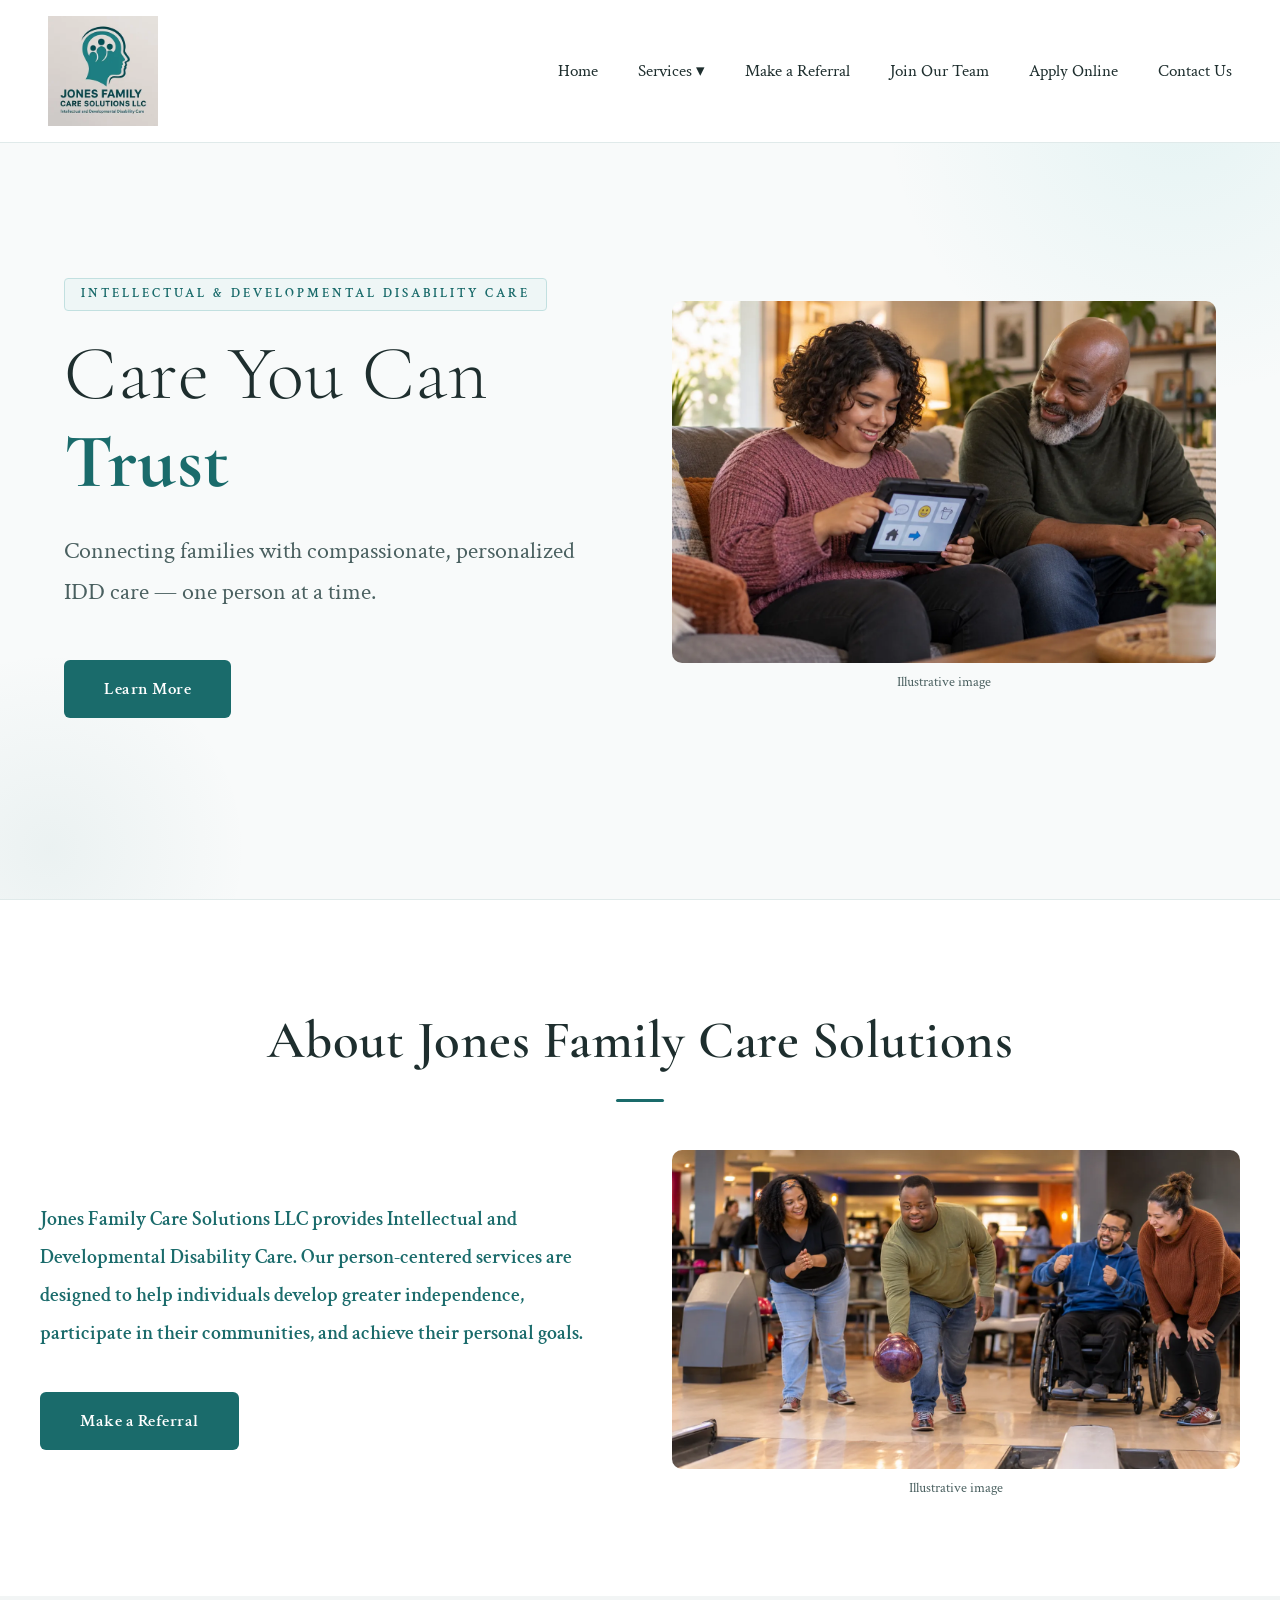
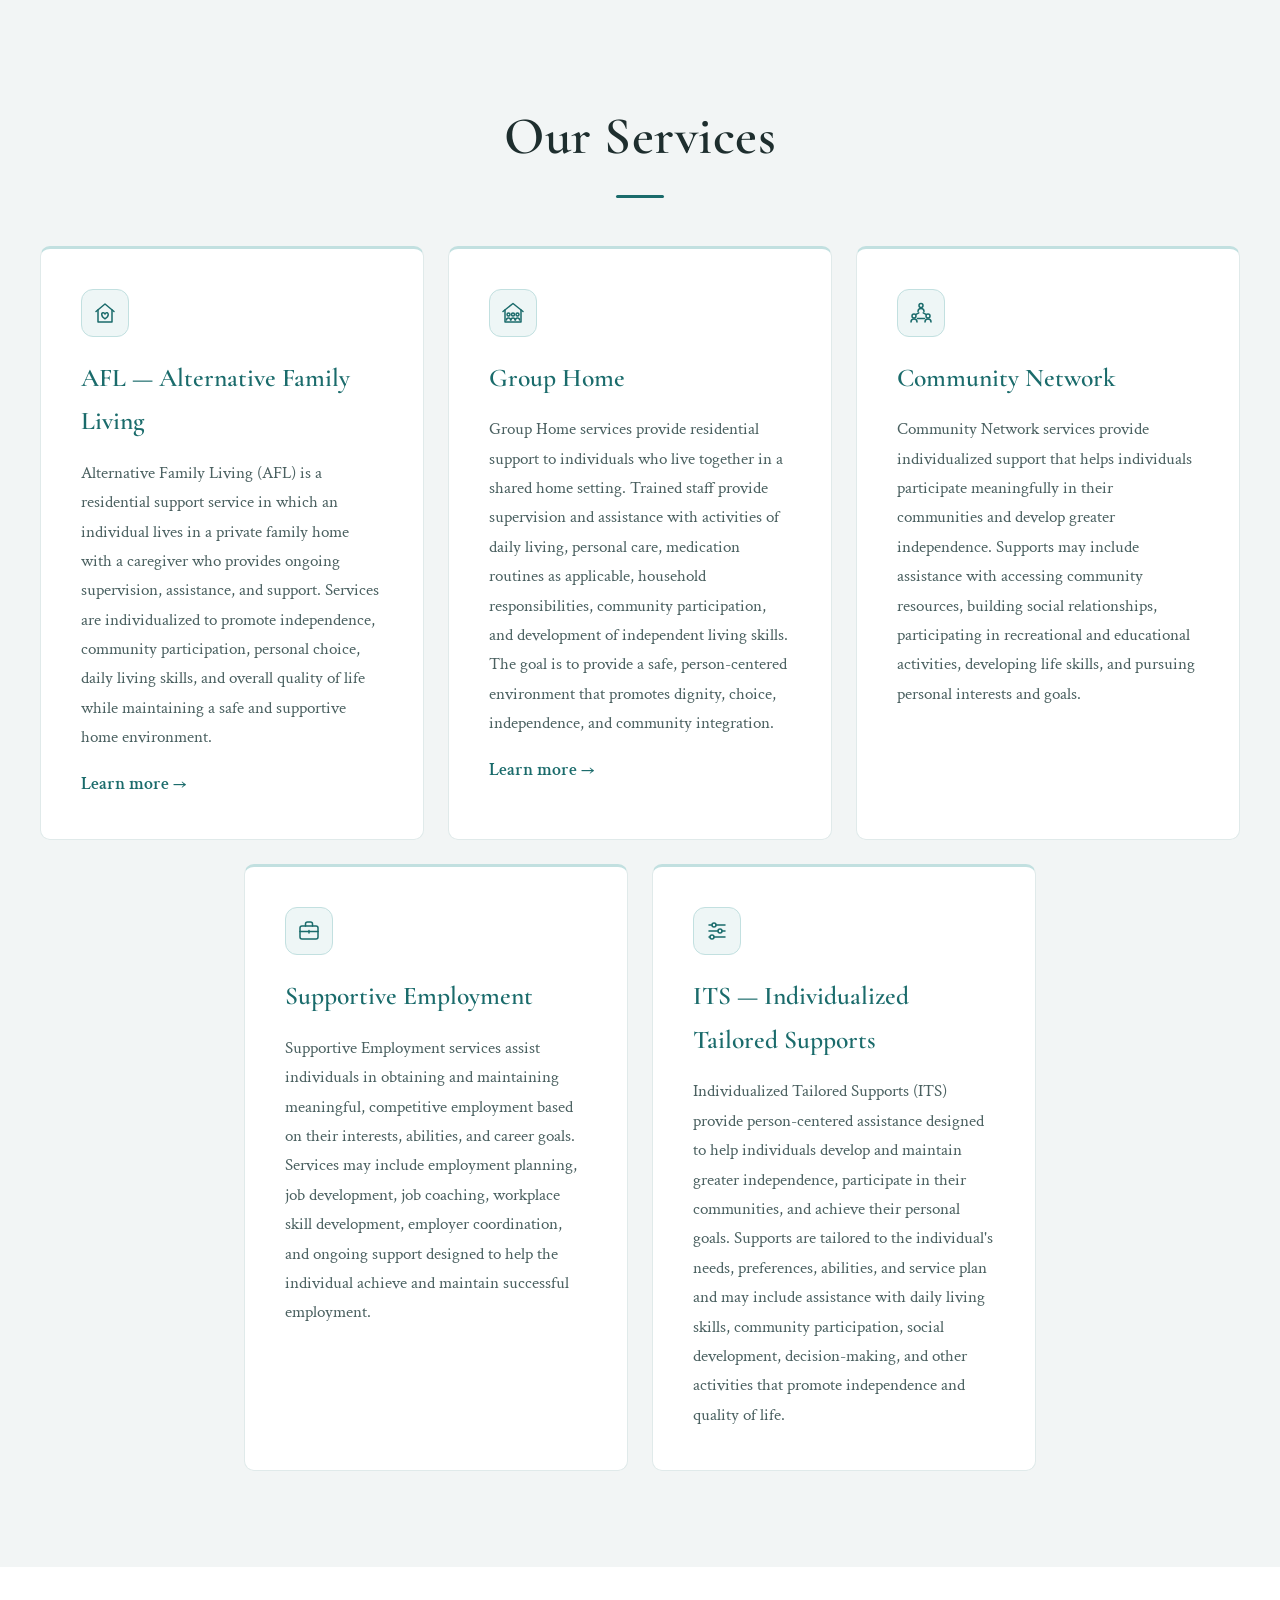
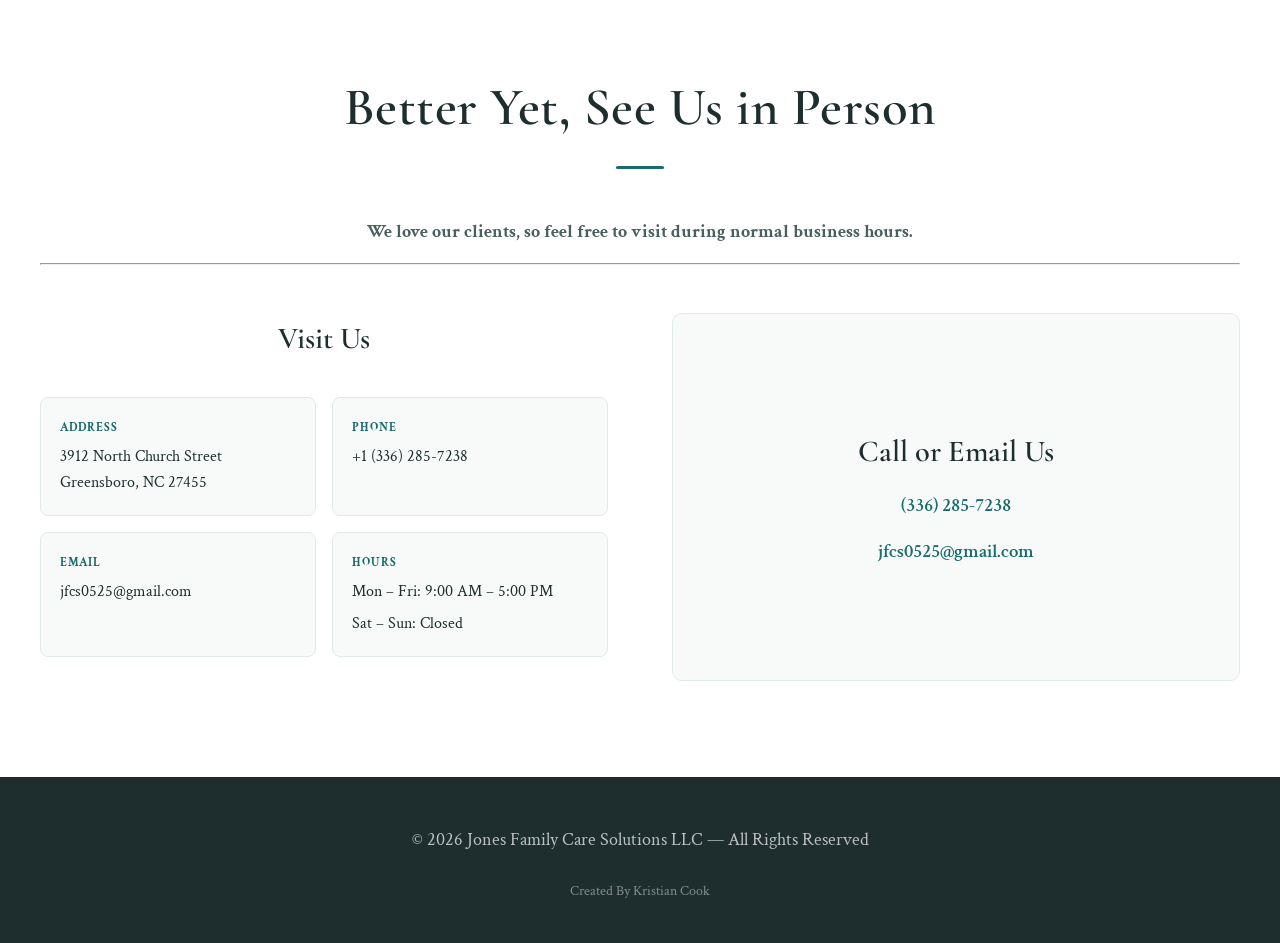
<file: index.html>
<!DOCTYPE html>
<html lang="en">

<head>
    <meta charset="UTF-8">
    <meta name="viewport" content="width=device-width, initial-scale=1.0">
    <!-- SEO -->
    <title>Jones Family Care Solutions LLC | Intellectual & Developmental Disability Care</title>
    <meta name="description"
        content="Jones Family Care Solutions LLC in Greensboro, NC: Alternative Family Living (AFL), Group Home, Individualized Tailored Supports (ITS), and more. Person-centered support that promotes independence, community participation, and quality of life.">
    <meta name="author" content="Jones Family Care Solutions LLC">
    <link rel="canonical" href="https://jonesfamilycaresolutions.com/">

    <!-- Open Graph -->
    <meta property="og:title" content="Jones Family Care Solutions LLC | Intellectual &amp; Developmental Disability Care">
    <meta property="og:description"
        content="Jones Family Care Solutions LLC in Greensboro, NC: Alternative Family Living (AFL), Group Home, Individualized Tailored Supports (ITS), and more. Person-centered support that promotes independence, community participation, and quality of life.">
    <meta property="og:url" content="https://jonesfamilycaresolutions.com/">
    <meta property="og:type" content="website">
    <meta property="og:image" content="https://jonesfamilycaresolutions.com/images/logo-300.png">

    <!-- Favicon -->
    <link rel="icon" type="image/x-icon" href="images/favicon/favicon.ico">

    <link rel="preconnect" href="https://fonts.googleapis.com">
    <link rel="preconnect" href="https://fonts.gstatic.com" crossorigin>
    <link
        href="https://fonts.googleapis.com/css2?family=Cormorant+Garamond:wght@300;400;600;700&family=Crimson+Text:wght@400;600&display=swap"
        rel="stylesheet">
    <link rel="stylesheet" href="css/base.css">
    <link rel="stylesheet" href="css/styles.css">
</head>

<body>
    <!-- Navigation -->
    <nav>
        <div class="nav-container">
            <a href="index.html" class="logo-section">
                <div class="logo">
                    <img src="images/logo-300.webp" alt="Jones Family Care Solutions Logo">
                </div>
            </a>

            <div class="menu-toggle" onclick="toggleMenu()">
                <span></span>
                <span></span>
                <span></span>
            </div>

            <ul class="nav-links" id="navLinks">
                <li><a href="#home">Home</a></li>
                <li class="dropdown">
                    <span class="dropdown-toggle">Services ▾</span>
                    <ul class="dropdown-menu">
                        <li><a href="index.html#our-services">All Services</a></li>
                        <li><a href="index.html#afl">AFL</a></li>
                        <li><a href="index.html#group-home">Group Home</a></li>
                        <li><a href="index.html#community-network">Community Network</a></li>
                        <li><a href="index.html#supportive-employment">Supportive Employment</a></li>
                        <li><a href="index.html#its">ITS</a></li>
                        <li><a href="homes.html">Homes</a></li>
                        <li><a href="daySupport.html">Day Support (Coming Soon)</a></li>
                    </ul>
                </li>
                <li><a href="referral.html">Make a Referral</a></li>
                <li><a href="team.html">Join Our Team</a></li>
                <li><a href="apply.html">Apply Online</a></li>
                <li><a href="#contact">Contact Us</a></li>
            </ul>
        </div>
    </nav>

    <!-- Hero Section -->
    <section class="hero" id="home">
        <div class="hero-content">
            <span class="hero-eyebrow">Intellectual & Developmental Disability Care</span>
            <h1>Care You Can <strong>Trust</strong></h1>
            <p class="hero-subtitle">Connecting families with compassionate, personalized IDD care — one person at a
                time.</p>
            <a href="#contact" class="cta-button">Learn More</a>
        </div>
        <!-- TEMPORARY placeholder photo, JFCS to send final photography; replace the file, size, and alt text when it arrives. -->
        <figure class="hero-figure">
            <img class="hero-photo" src="images/hero-home.webp" width="1536" height="1024"
                alt="A young woman taps picture symbols on a tablet while an older man beside her on the couch smiles at her."
                fetchpriority="high">
            <figcaption>Illustrative image</figcaption>
        </figure>
    </section>

    <!-- Vision Section -->
    <section class="vision" id="vision">
        <div class="vision-container">
            <h2 class="section-title">About Jones Family Care Solutions</h2>
            <div class="about-layout">
                <div class="about-text">
                    <div class="vision-content">
                        <p>Jones Family Care Solutions LLC provides Intellectual and Developmental Disability Care. Our
                            person-centered services are designed to help individuals develop greater independence,
                            participate in their communities, and achieve their personal goals.</p>
                    </div>
                    <a href="referral.html" class="cta-button">Make a Referral</a>
                </div>
                <figure class="photo-figure">
                    <img src="images/about-photo.webp" width="1500" height="844"
                        alt="A man in a green shirt rolls a bowling ball down a lane while a woman in a black top, a man in a wheelchair, and a woman in a rust-colored sweater cheer him on."
                        loading="lazy" decoding="async">
                    <figcaption>Illustrative image</figcaption>
                </figure>
            </div>
        </div>
    </section>

    <!-- Our Services -->
    <section class="services our-services" id="our-services">
        <div class="services-container">
            <h2 class="section-title">Our Services</h2>

            <div class="services-grid">
                <div class="service-card" id="afl">
                    <div class="service-icon">
                        <svg xmlns="http://www.w3.org/2000/svg" viewBox="0 0 24 24" fill="none" stroke="currentColor" stroke-width="1.5" stroke-linecap="round" stroke-linejoin="round" aria-hidden="true" focusable="false"><path d="M3 10.5 12 3l9 7.5" /><path d="M5 9v12h14V9" /><path d="M12 17.8s-3.2-1.9-3.2-4a1.6 1.6 0 0 1 3.2-.7 1.6 1.6 0 0 1 3.2.7c0 2.1-3.2 4-3.2 4z" /></svg>
                    </div>
                    <h3>AFL — Alternative Family Living</h3>
                    <p>Alternative Family Living (AFL) is a residential support service in which an individual lives in a private family home with a caregiver who provides ongoing supervision, assistance, and support. Services are individualized to promote independence, community participation, personal choice, daily living skills, and overall quality of life while maintaining a safe and supportive home environment.</p>
                    <a href="homes.html" class="service-link">Learn more →</a>
                </div>

                <div class="service-card" id="group-home">
                    <div class="service-icon">
                        <svg xmlns="http://www.w3.org/2000/svg" viewBox="0 0 24 24" fill="none" stroke="currentColor" stroke-width="1.5" stroke-linecap="round" stroke-linejoin="round" aria-hidden="true" focusable="false"><path d="M2 10.5 12 2.5l10 8" /><path d="M4 9v12h16V9" /><circle cx="7.5" cy="13.5" r="1.5" /><path d="M5.5 19a2 2 0 0 1 4 0" /><circle cx="12" cy="13.5" r="1.5" /><path d="M10 19a2 2 0 0 1 4 0" /><circle cx="16.5" cy="13.5" r="1.5" /><path d="M14.5 19a2 2 0 0 1 4 0" /></svg>
                    </div>
                    <h3>Group Home</h3>
                    <p>Group Home services provide residential support to individuals who live together in a shared home setting. Trained staff provide supervision and assistance with activities of daily living, personal care, medication routines as applicable, household responsibilities, community participation, and development of independent living skills. The goal is to provide a safe, person-centered environment that promotes dignity, choice, independence, and community integration.</p>
                    <a href="homes.html" class="service-link">Learn more →</a>
                </div>

                <div class="service-card" id="community-network">
                    <div class="service-icon">
                        <svg xmlns="http://www.w3.org/2000/svg" viewBox="0 0 24 24" fill="none" stroke="currentColor" stroke-width="1.5" stroke-linecap="round" stroke-linejoin="round" aria-hidden="true" focusable="false"><circle cx="12" cy="4.5" r="2" /><path d="M9 10.5a3 3 0 0 1 6 0" /><circle cx="5" cy="15" r="2" /><path d="M2 21a3 3 0 0 1 6 0" /><circle cx="19" cy="15" r="2" /><path d="M16 21a3 3 0 0 1 6 0" /><path d="M9.8 11.8 7 13.4M14.2 11.8l2.8 1.6M8.5 17.5h7" /></svg>
                    </div>
                    <h3>Community Network</h3>
                    <p>Community Network services provide individualized support that helps individuals participate meaningfully in their communities and develop greater independence. Supports may include assistance with accessing community resources, building social relationships, participating in recreational and educational activities, developing life skills, and pursuing personal interests and goals.</p>
                </div>

                <div class="service-card" id="supportive-employment">
                    <div class="service-icon">
                        <svg xmlns="http://www.w3.org/2000/svg" viewBox="0 0 24 24" fill="none" stroke="currentColor" stroke-width="1.5" stroke-linecap="round" stroke-linejoin="round" aria-hidden="true" focusable="false"><rect x="3" y="7" width="18" height="13" rx="2" /><path d="M8.5 7V5a2 2 0 0 1 2-2h3a2 2 0 0 1 2 2v2" /><path d="M3 12.5h18M12 11.5v2.5" /></svg>
                    </div>
                    <h3>Supportive Employment</h3>
                    <p>Supportive Employment services assist individuals in obtaining and maintaining meaningful, competitive employment based on their interests, abilities, and career goals. Services may include employment planning, job development, job coaching, workplace skill development, employer coordination, and ongoing support designed to help the individual achieve and maintain successful employment.</p>
                </div>

                <div class="service-card" id="its">
                    <div class="service-icon">
                        <svg xmlns="http://www.w3.org/2000/svg" viewBox="0 0 24 24" fill="none" stroke="currentColor" stroke-width="1.5" stroke-linecap="round" stroke-linejoin="round" aria-hidden="true" focusable="false"><path d="M4 6h3m4 0h9M4 12h9m4 0h3M4 18h1m4 0h11" /><circle cx="9" cy="6" r="2" /><circle cx="15" cy="12" r="2" /><circle cx="7" cy="18" r="2" /></svg>
                    </div>
                    <h3>ITS — Individualized Tailored Supports</h3>
                    <p>Individualized Tailored Supports (ITS) provide person-centered assistance designed to help individuals develop and maintain greater independence, participate in their communities, and achieve their personal goals. Supports are tailored to the individual's needs, preferences, abilities, and service plan and may include assistance with daily living skills, community participation, social development, decision-making, and other activities that promote independence and quality of life.</p>
                </div>
            </div>
        </div>
    </section>

    <!-- Contact Section -->
    <section class="contact" id="contact">
        <div class="contact-container">
            <h2 class="section-title">Better Yet, See Us in Person</h2>
            <h4 class="contact-subtitle">We love our clients, so feel free to visit during normal business hours.</h4>
            <hr>
            <div class="contact-grid">
                <div class="contact-info">
                    <h3>Visit Us</h3>
                    <div class="info-grid">
                        <div class="info-card">
                            <strong>Address</strong>
                            <span>3912 North Church Street<br>Greensboro, NC 27455</span>
                        </div>
                        <div class="info-card">
                            <strong>Phone</strong>
                            <span>+1 (336) 285-7238</span>
                        </div>
                        <div class="info-card">
                            <strong>Email</strong>
                            <span>jfcs0525@gmail.com</span>
                        </div>
                        <div class="info-card">
                            <strong>Hours</strong>
                            <span>Mon – Fri: 9:00 AM – 5:00 PM</span>
                            <span>Sat – Sun: Closed</span>
                        </div>
                    </div>
                </div>

                <div class="contact-note">
                    <h3>Call or Email Us</h3>
                    <a href="tel:+13362857238">(336) 285-7238</a>
                    <a href="mailto:jfcs0525@gmail.com">jfcs0525@gmail.com</a>
                </div>
            </div>
        </div>
    </section>

    <!-- Footer -->
    <footer>
        <p>&copy; 2026 Jones Family Care Solutions LLC — All Rights Reserved</p>
        <p class="created-by">Created By Kristian Cook</p>
    </footer>

    <script src="js/script.js"></script>
</body>

</html>
</file>
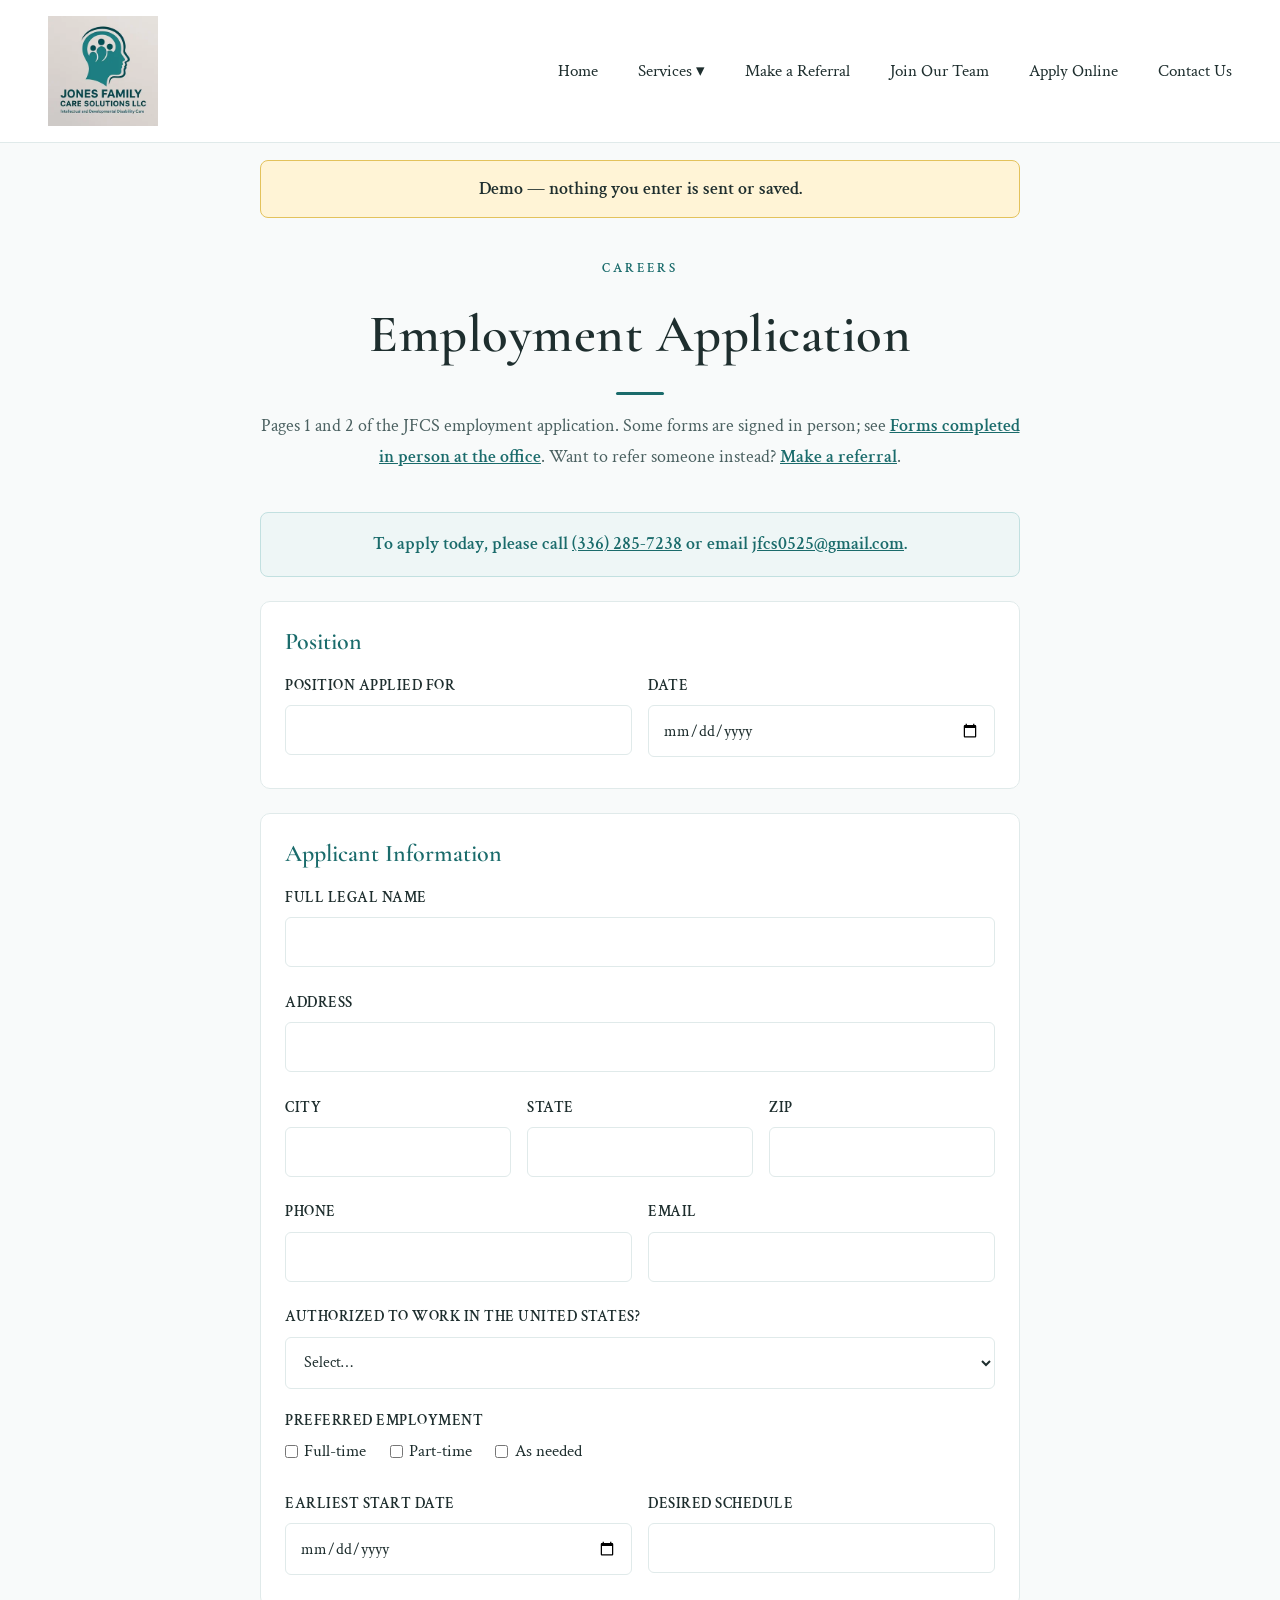
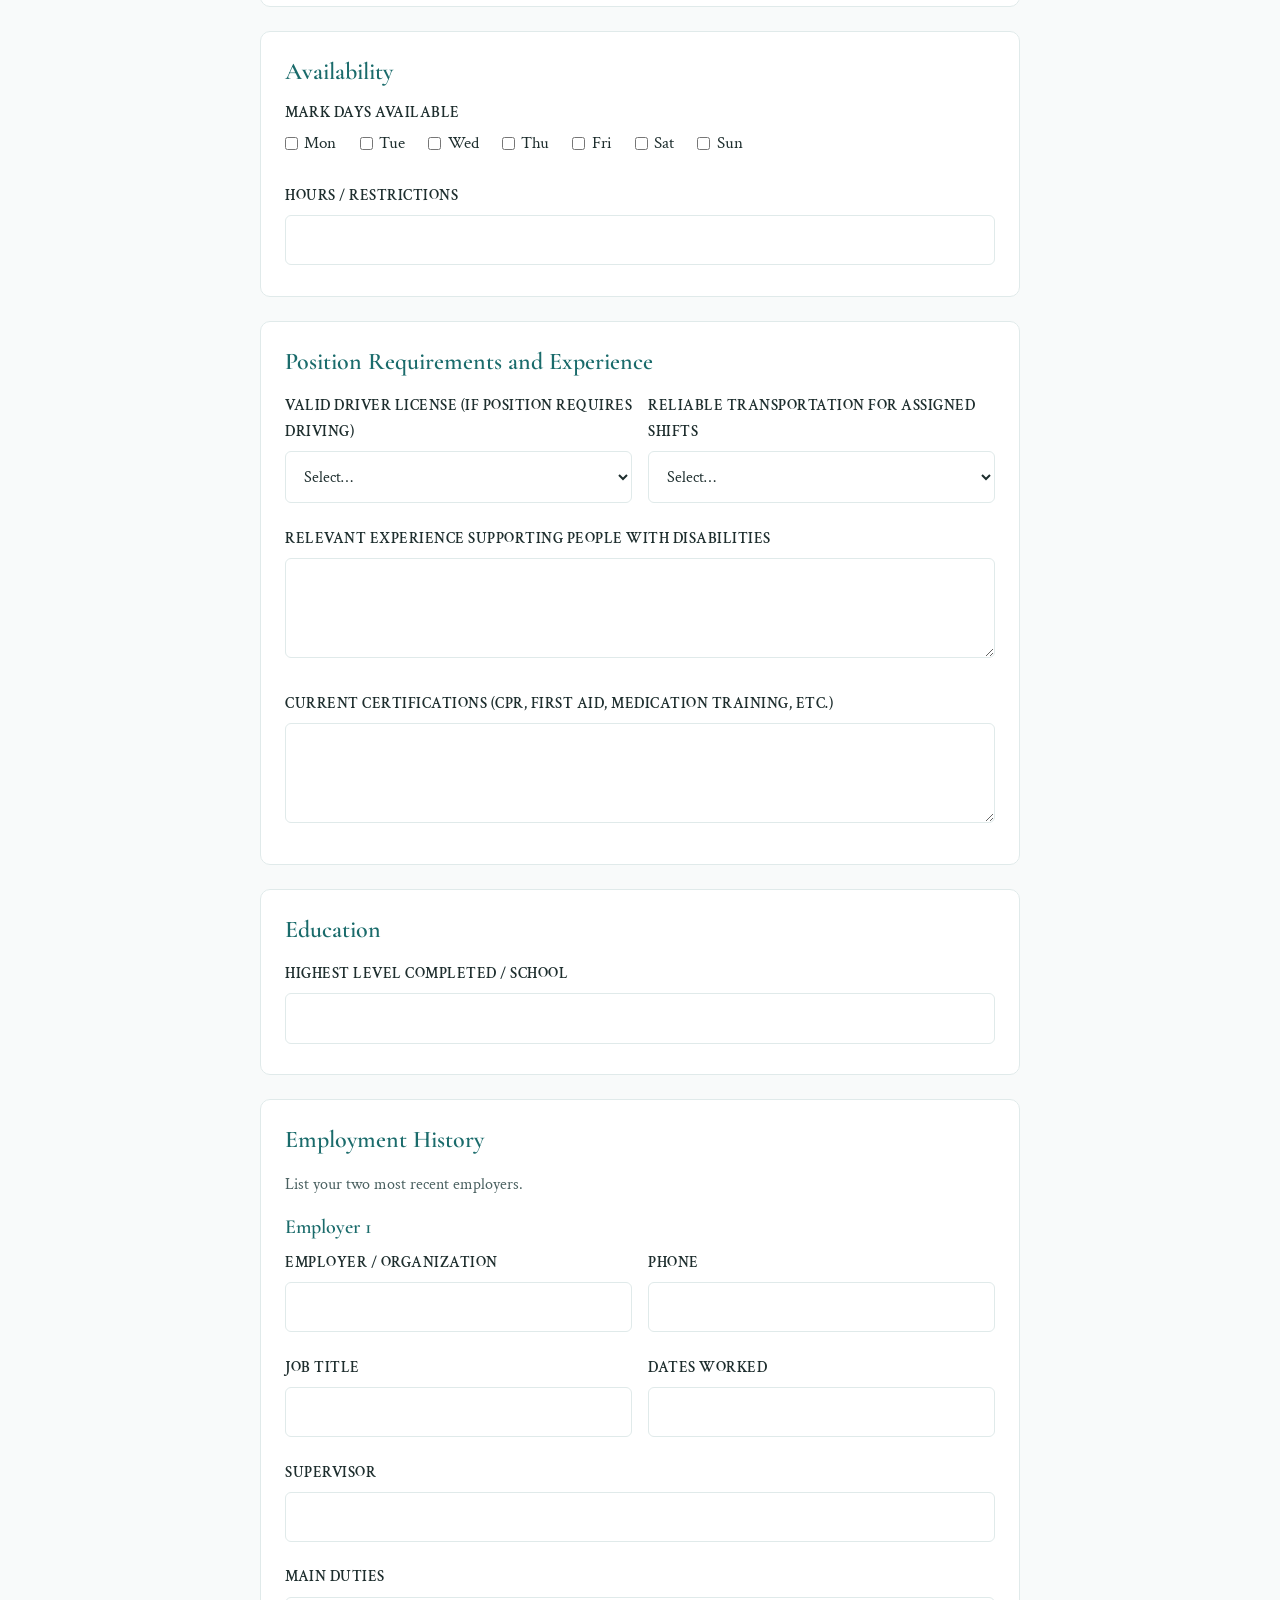
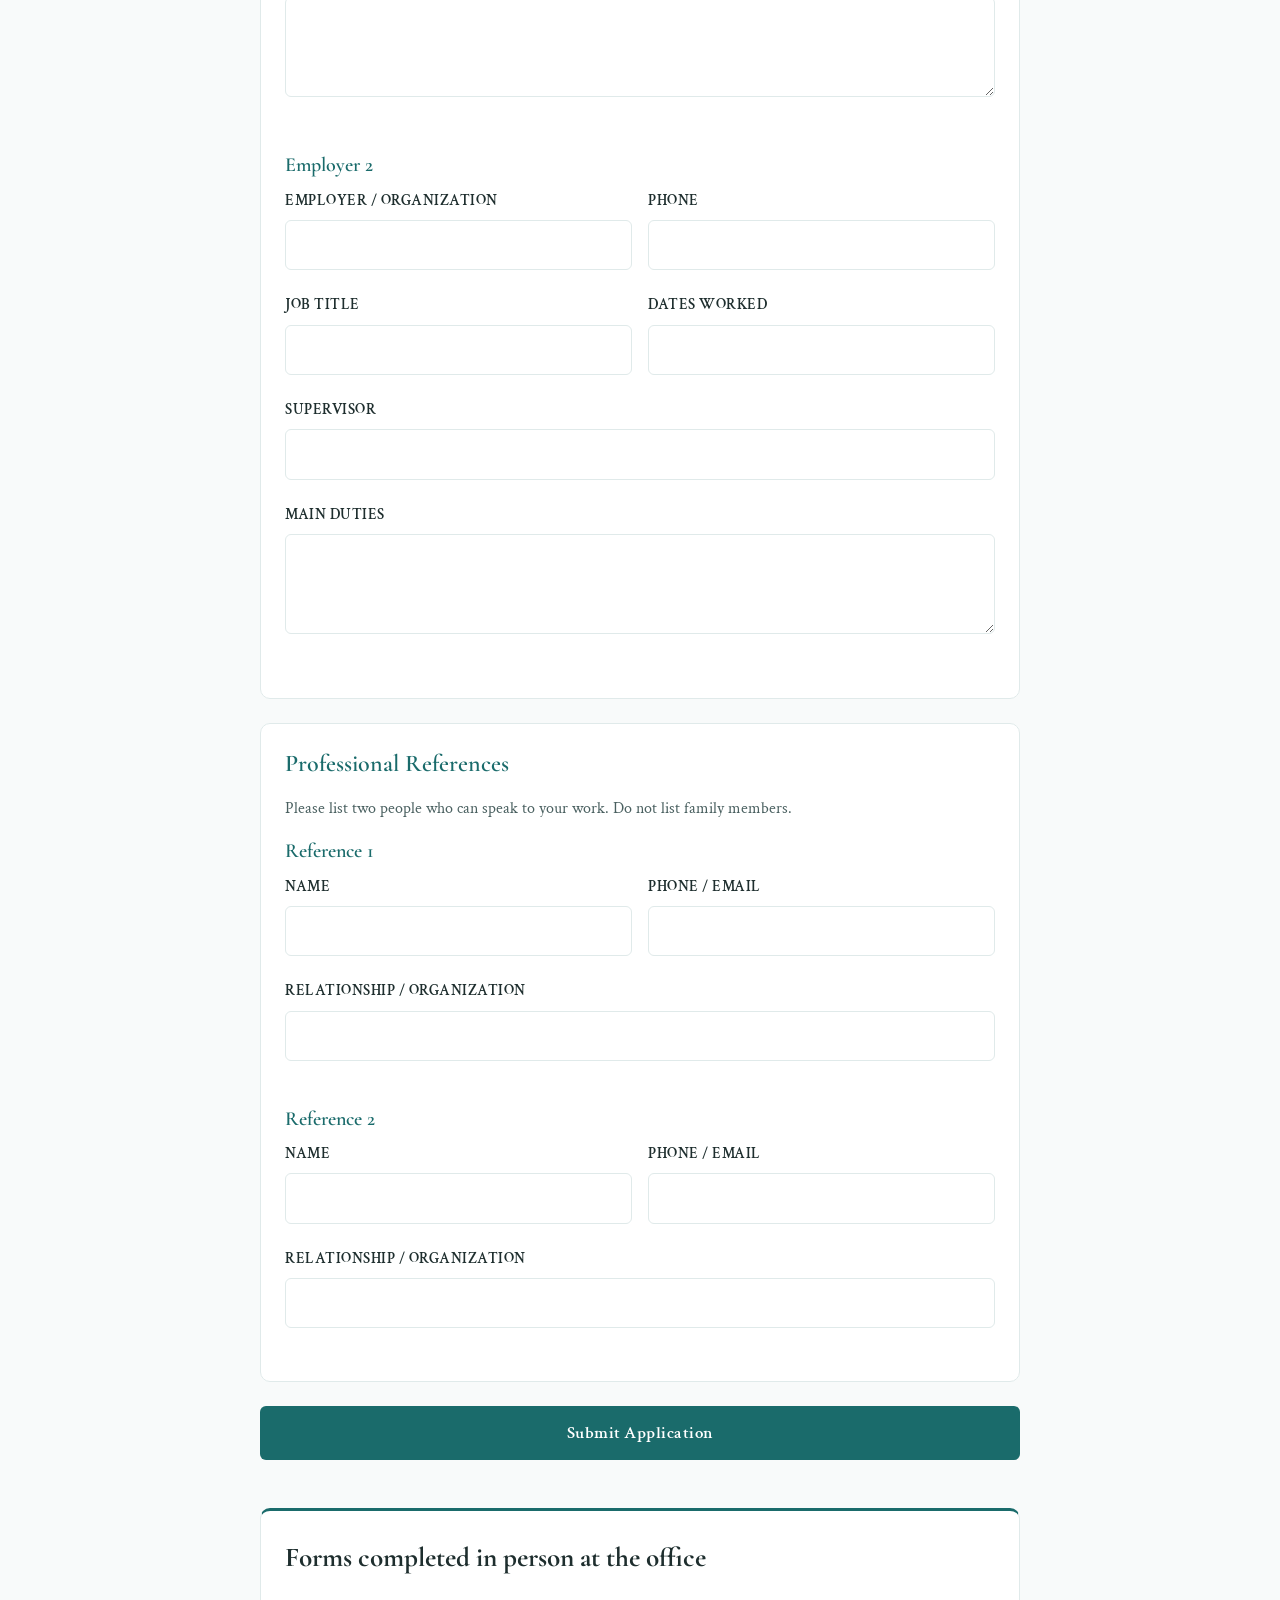
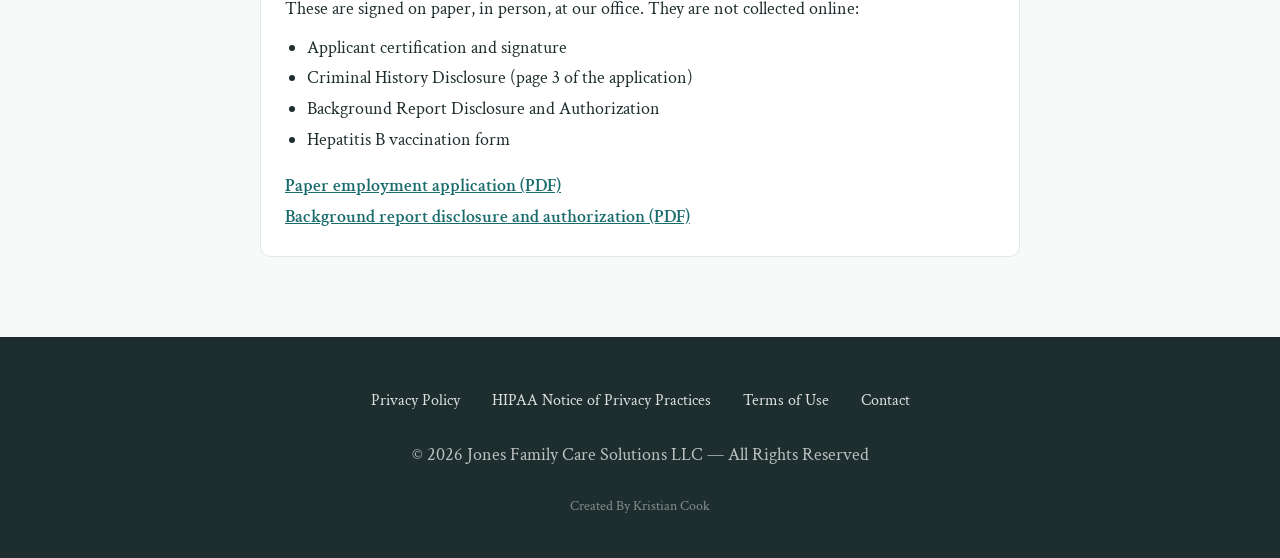
<file: apply.html>
<!DOCTYPE html>
<html lang="en">

<head>
    <meta charset="UTF-8">
    <meta name="viewport" content="width=device-width, initial-scale=1.0">
    <title>Employment Application (Demo) | Jones Family Care Solutions LLC</title>
    <meta name="robots" content="noindex">
    <link rel="icon" type="image/x-icon" href="images/favicon/favicon.ico">

    <link rel="preconnect" href="https://fonts.googleapis.com">
    <link rel="preconnect" href="https://fonts.gstatic.com" crossorigin>
    <link
        href="https://fonts.googleapis.com/css2?family=Cormorant+Garamond:wght@300;400;600;700&family=Crimson+Text:wght@400;600&display=swap"
        rel="stylesheet">
    <link rel="stylesheet" href="css/base.css">
    <link rel="stylesheet" href="css/forms.css">
</head>

<body>
    <!-- Navigation -->
    <nav>
        <div class="nav-container">
            <a href="index.html" class="logo-section">
                <div class="logo">
                    <img src="images/logo-300.webp" alt="Jones Family Care Solutions Logo">
                </div>
            </a>
            <div class="menu-toggle" onclick="toggleMenu()">
                <span></span>
                <span></span>
                <span></span>
            </div>
            <ul class="nav-links" id="navLinks">
                <li><a href="index.html">Home</a></li>
                <li class="dropdown">
                    <span class="dropdown-toggle">Services ▾</span>
                    <ul class="dropdown-menu">
                        <li><a href="index.html#our-services">All Services</a></li>
                        <li><a href="index.html#afl">AFL</a></li>
                        <li><a href="index.html#group-home">Group Home</a></li>
                        <li><a href="index.html#community-network">Community Network</a></li>
                        <li><a href="index.html#supportive-employment">Supportive Employment</a></li>
                        <li><a href="index.html#its">ITS</a></li>
                        <li><a href="homes.html">Homes</a></li>
                        <li><a href="daySupport.html">Day Support (Coming Soon)</a></li>
                    </ul>
                </li>
                <li><a href="referral.html">Make a Referral</a></li>
                <li><a href="team.html">Join Our Team</a></li>
                <li><a href="apply.html">Apply Online</a></li>
                <li><a href="index.html#contact">Contact Us</a></li>
            </ul>
        </div>
    </nav>

    <section class="form-page">
        <div class="form-container">
            <p class="demo-banner" role="note">Demo — nothing you enter is sent or saved.</p>

            <p class="section-eyebrow">Careers</p>
            <h1 class="section-title">Employment Application</h1>
            <p class="form-intro">Pages 1 and 2 of the JFCS employment application. Some forms are signed in person;
                see <a href="#in-person">Forms completed in person at the office</a>. Want to refer someone instead?
                <a href="referral.html">Make a referral</a>.</p>

            <p class="form-fallback">To apply today, please call <a href="tel:+13362857238">(336) 285-7238</a> or email <a href="mailto:jfcs0525@gmail.com">jfcs0525@gmail.com</a>.</p>

            <!-- No name attributes: nothing can be submitted, even with JS off. -->
            <form class="demo-form" autocomplete="off">
                <fieldset>
                    <legend>Position</legend>
                    <div class="form-row">
                        <div class="form-group">
                            <label for="position">Position applied for</label>
                            <input type="text" id="position" required>
                        </div>
                        <div class="form-group">
                            <label for="app-date">Date</label>
                            <input type="date" id="app-date">
                        </div>
                    </div>
                </fieldset>

                <fieldset>
                    <legend>Applicant Information</legend>
                    <div class="form-group">
                        <label for="full-name">Full legal name</label>
                        <input type="text" id="full-name" required>
                    </div>
                    <div class="form-group">
                        <label for="address">Address</label>
                        <input type="text" id="address">
                    </div>
                    <div class="form-row">
                        <div class="form-group">
                            <label for="city">City</label>
                            <input type="text" id="city">
                        </div>
                        <div class="form-group">
                            <label for="state">State</label>
                            <input type="text" id="state" maxlength="2" pattern="[A-Za-z]{2}" title="Two-letter state, e.g. NC">
                        </div>
                        <div class="form-group">
                            <label for="zip">ZIP</label>
                            <input type="text" id="zip" inputmode="numeric" pattern="[0-9]{5}(-[0-9]{4})?" title="5-digit ZIP, e.g. 27455">
                        </div>
                    </div>
                    <div class="form-row">
                        <div class="form-group">
                            <label for="phone">Phone</label>
                            <input type="tel" id="phone" required pattern="[0-9()+\-.\s]{7,20}" title="Phone number">
                        </div>
                        <div class="form-group">
                            <label for="email">Email</label>
                            <input type="email" id="email" required>
                        </div>
                    </div>
                    <div class="form-group">
                        <label for="work-auth">Authorized to work in the United States?</label>
                        <select id="work-auth" required>
                            <option value="">Select…</option>
                            <option>Yes</option>
                            <option>No</option>
                        </select>
                    </div>
                    <fieldset class="check-group">
                        <legend>Preferred employment</legend>
                        <label><input type="checkbox"> Full-time</label>
                        <label><input type="checkbox"> Part-time</label>
                        <label><input type="checkbox"> As needed</label>
                    </fieldset>
                    <div class="form-row">
                        <div class="form-group">
                            <label for="start-date">Earliest start date</label>
                            <input type="date" id="start-date">
                        </div>
                        <div class="form-group">
                            <label for="schedule">Desired schedule</label>
                            <input type="text" id="schedule">
                        </div>
                    </div>
                </fieldset>

                <fieldset>
                    <legend>Availability</legend>
                    <fieldset class="check-group">
                        <legend>Mark days available</legend>
                        <label><input type="checkbox"> Mon</label>
                        <label><input type="checkbox"> Tue</label>
                        <label><input type="checkbox"> Wed</label>
                        <label><input type="checkbox"> Thu</label>
                        <label><input type="checkbox"> Fri</label>
                        <label><input type="checkbox"> Sat</label>
                        <label><input type="checkbox"> Sun</label>
                    </fieldset>
                    <div class="form-group">
                        <label for="hours">Hours / restrictions</label>
                        <input type="text" id="hours">
                    </div>
                </fieldset>

                <fieldset>
                    <legend>Position Requirements and Experience</legend>
                    <div class="form-row">
                        <div class="form-group">
                            <label for="driver-license">Valid driver license (if position requires driving)</label>
                            <select id="driver-license">
                                <option value="">Select…</option>
                                <option>Yes</option>
                                <option>No</option>
                            </select>
                        </div>
                        <div class="form-group">
                            <label for="transportation">Reliable transportation for assigned shifts</label>
                            <select id="transportation">
                                <option value="">Select…</option>
                                <option>Yes</option>
                                <option>No</option>
                            </select>
                        </div>
                    </div>
                    <div class="form-group">
                        <label for="experience">Relevant experience supporting people with disabilities</label>
                        <textarea id="experience"></textarea>
                    </div>
                    <div class="form-group">
                        <label for="certifications">Current certifications (CPR, First Aid, medication training, etc.)</label>
                        <textarea id="certifications"></textarea>
                    </div>
                </fieldset>

                <fieldset>
                    <legend>Education</legend>
                    <div class="form-group">
                        <label for="education">Highest level completed / school</label>
                        <input type="text" id="education">
                    </div>
                </fieldset>

                <fieldset>
                    <legend>Employment History</legend>
                    <p class="form-hint">List your two most recent employers.</p>

                    <fieldset class="sub-group">
                        <legend>Employer 1</legend>
                        <div class="form-row">
                            <div class="form-group">
                                <label for="emp1-org">Employer / organization</label>
                                <input type="text" id="emp1-org">
                            </div>
                            <div class="form-group">
                                <label for="emp1-phone">Phone</label>
                                <input type="tel" id="emp1-phone" pattern="[0-9()+\-.\s]{7,20}" title="Phone number">
                            </div>
                        </div>
                        <div class="form-row">
                            <div class="form-group">
                                <label for="emp1-title">Job title</label>
                                <input type="text" id="emp1-title">
                            </div>
                            <div class="form-group">
                                <label for="emp1-dates">Dates worked</label>
                                <input type="text" id="emp1-dates">
                            </div>
                        </div>
                        <div class="form-group">
                            <label for="emp1-supervisor">Supervisor</label>
                            <input type="text" id="emp1-supervisor">
                        </div>
                        <div class="form-group">
                            <label for="emp1-duties">Main duties</label>
                            <textarea id="emp1-duties"></textarea>
                        </div>
                    </fieldset>

                    <fieldset class="sub-group">
                        <legend>Employer 2</legend>
                        <div class="form-row">
                            <div class="form-group">
                                <label for="emp2-org">Employer / organization</label>
                                <input type="text" id="emp2-org">
                            </div>
                            <div class="form-group">
                                <label for="emp2-phone">Phone</label>
                                <input type="tel" id="emp2-phone" pattern="[0-9()+\-.\s]{7,20}" title="Phone number">
                            </div>
                        </div>
                        <div class="form-row">
                            <div class="form-group">
                                <label for="emp2-title">Job title</label>
                                <input type="text" id="emp2-title">
                            </div>
                            <div class="form-group">
                                <label for="emp2-dates">Dates worked</label>
                                <input type="text" id="emp2-dates">
                            </div>
                        </div>
                        <div class="form-group">
                            <label for="emp2-supervisor">Supervisor</label>
                            <input type="text" id="emp2-supervisor">
                        </div>
                        <div class="form-group">
                            <label for="emp2-duties">Main duties</label>
                            <textarea id="emp2-duties"></textarea>
                        </div>
                    </fieldset>
                </fieldset>

                <fieldset>
                    <legend>Professional References</legend>
                    <p class="form-hint">Please list two people who can speak to your work. Do not list family members.</p>

                    <fieldset class="sub-group">
                        <legend>Reference 1</legend>
                        <div class="form-row">
                            <div class="form-group">
                                <label for="ref1-name">Name</label>
                                <input type="text" id="ref1-name">
                            </div>
                            <div class="form-group">
                                <label for="ref1-contact">Phone / email</label>
                                <input type="text" id="ref1-contact">
                            </div>
                        </div>
                        <div class="form-group">
                            <label for="ref1-relationship">Relationship / organization</label>
                            <input type="text" id="ref1-relationship">
                        </div>
                    </fieldset>

                    <fieldset class="sub-group">
                        <legend>Reference 2</legend>
                        <div class="form-row">
                            <div class="form-group">
                                <label for="ref2-name">Name</label>
                                <input type="text" id="ref2-name">
                            </div>
                            <div class="form-group">
                                <label for="ref2-contact">Phone / email</label>
                                <input type="text" id="ref2-contact">
                            </div>
                        </div>
                        <div class="form-group">
                            <label for="ref2-relationship">Relationship / organization</label>
                            <input type="text" id="ref2-relationship">
                        </div>
                    </fieldset>
                </fieldset>

                <button type="submit" class="submit-btn">Submit Application</button>
                <p class="demo-message" role="status" hidden></p>
            </form>

            <div class="in-person" id="in-person">
                <h2>Forms completed in person at the office</h2>
                <p>These are signed on paper, in person, at our office. They are not collected online:</p>
                <ul>
                    <li>Applicant certification and signature</li>
                    <li>Criminal History Disclosure (page 3 of the application)</li>
                    <li>Background Report Disclosure and Authorization</li>
                    <li>Hepatitis B vaccination form</li>
                </ul>
                <p><a href="docs/JFCS_Employment_Application_Criminal_Disclosure.pdf" target="_blank" rel="noopener">Paper
                        employment application (PDF)</a></p>
                <p><a href="docs/JFCS_Background_Report_Disclosure_Authorization.pdf" target="_blank"
                        rel="noopener">Background report disclosure and authorization (PDF)</a></p>
            </div>
        </div>
    </section>

    <!-- Footer -->
    <footer>
        <ul class="footer-links">
            <li><a href="privacy.html">Privacy Policy</a></li>
            <li><a href="notice-of-privacy-practices.html">HIPAA Notice of Privacy Practices</a></li>
            <li><a href="terms.html">Terms of Use</a></li>
            <li><a href="index.html#contact">Contact</a></li>
        </ul>
        <p>&copy; 2026 Jones Family Care Solutions LLC — All Rights Reserved</p>
        <p class="created-by">Created By Kristian Cook</p>
    </footer>

    <script src="js/team.js"></script>
    <script src="js/demo-form.js"></script>
</body>

</html>
</file>
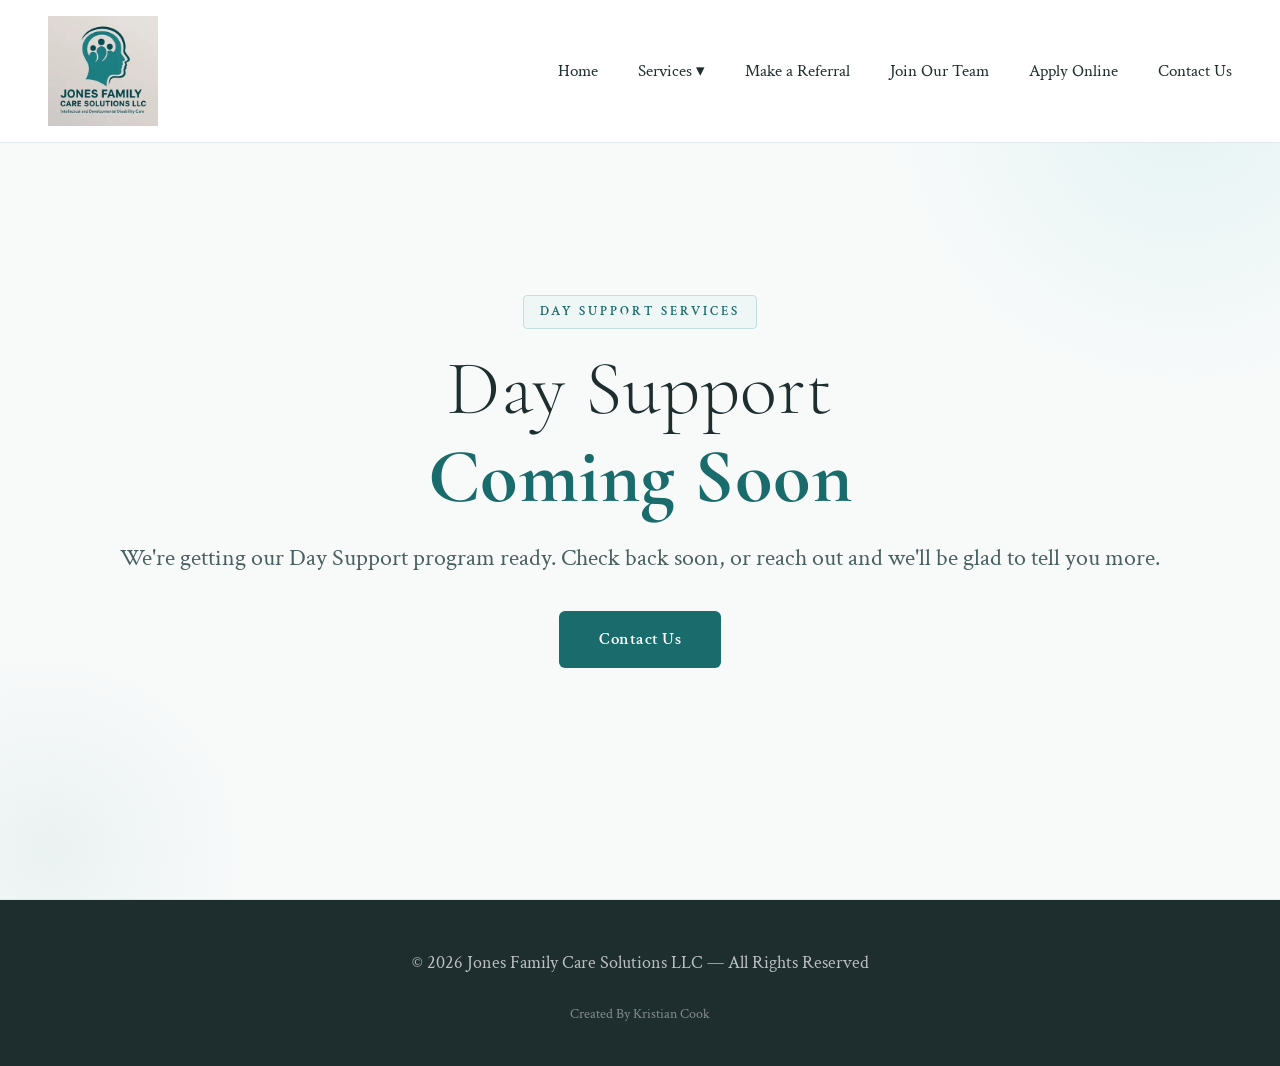
<file: daySupport.html>
<!DOCTYPE html>
<html lang="en">

<head>
    <meta charset="UTF-8">
    <meta name="viewport" content="width=device-width, initial-scale=1.0">
    <title>Day Support — Coming Soon | Jones Family Care Solutions LLC</title>
    <meta name="description"
        content="Our Day Support program is coming soon. Contact Jones Family Care Solutions LLC to learn more.">
    <link rel="canonical" href="https://jonesfamilycaresolutions.com/daysupport">
    <meta property="og:title" content="Day Support — Coming Soon | Jones Family Care Solutions LLC">
    <meta property="og:url" content="https://jonesfamilycaresolutions.com/daysupport">
    <meta property="og:image" content="https://jonesfamilycaresolutions.com/images/logo-300.png">
    <link rel="icon" type="image/x-icon" href="images/favicon/favicon.ico">

    <link rel="preconnect" href="https://fonts.googleapis.com">
    <link rel="preconnect" href="https://fonts.gstatic.com" crossorigin>
    <link
        href="https://fonts.googleapis.com/css2?family=Cormorant+Garamond:wght@300;400;600;700&family=Crimson+Text:wght@400;600&display=swap"
        rel="stylesheet">
    <link rel="stylesheet" href="css/base.css">
    <link rel="stylesheet" href="css/daySupport.css">
</head>

<body>

    <!-- Navigation -->
    <nav>
        <div class="nav-container">
            <a href="index.html" class="logo-section">
                <div class="logo">
                    <img src="images/logo-300.webp" alt="Jones Family Care Solutions Logo">
                </div>
            </a>
            <div class="menu-toggle" onclick="toggleMenu()">
                <span></span>
                <span></span>
                <span></span>
            </div>
            <ul class="nav-links" id="navLinks">
                <li><a href="index.html">Home</a></li>
                <li class="dropdown">
                    <span class="dropdown-toggle">Services ▾</span>
                    <ul class="dropdown-menu">
                        <li><a href="index.html#our-services">All Services</a></li>
                        <li><a href="index.html#afl">AFL</a></li>
                        <li><a href="index.html#group-home">Group Home</a></li>
                        <li><a href="index.html#community-network">Community Network</a></li>
                        <li><a href="index.html#supportive-employment">Supportive Employment</a></li>
                        <li><a href="index.html#its">ITS</a></li>
                        <li><a href="homes.html">Homes</a></li>
                        <li><a href="daySupport.html">Day Support (Coming Soon)</a></li>
                    </ul>
                </li>
                <li><a href="referral.html">Make a Referral</a></li>
                <li><a href="team.html">Join Our Team</a></li>
                <li><a href="apply.html">Apply Online</a></li>
                <li><a href="index.html#contact">Contact Us</a></li>
            </ul>
        </div>
    </nav>

    <!-- Hero: Coming Soon -->
    <section class="hero">
        <div class="hero-content">
            <p class="hero-eyebrow">Day Support Services</p>
            <h1>Day Support <strong>Coming Soon</strong></h1>
            <p class="hero-subtitle">We're getting our Day Support program ready. Check back soon, or reach out and
                we'll be glad to tell you more.</p>
            <a href="index.html#contact" class="cta-button">Contact Us</a>
        </div>
    </section>

    <!-- Footer -->
    <footer>
        <p>&copy; 2026 Jones Family Care Solutions LLC — All Rights Reserved</p>
        <p class="created-by">Created By Kristian Cook</p>
    </footer>

    <script src="js/daySupport.js"></script>
</body>

</html>
</file>
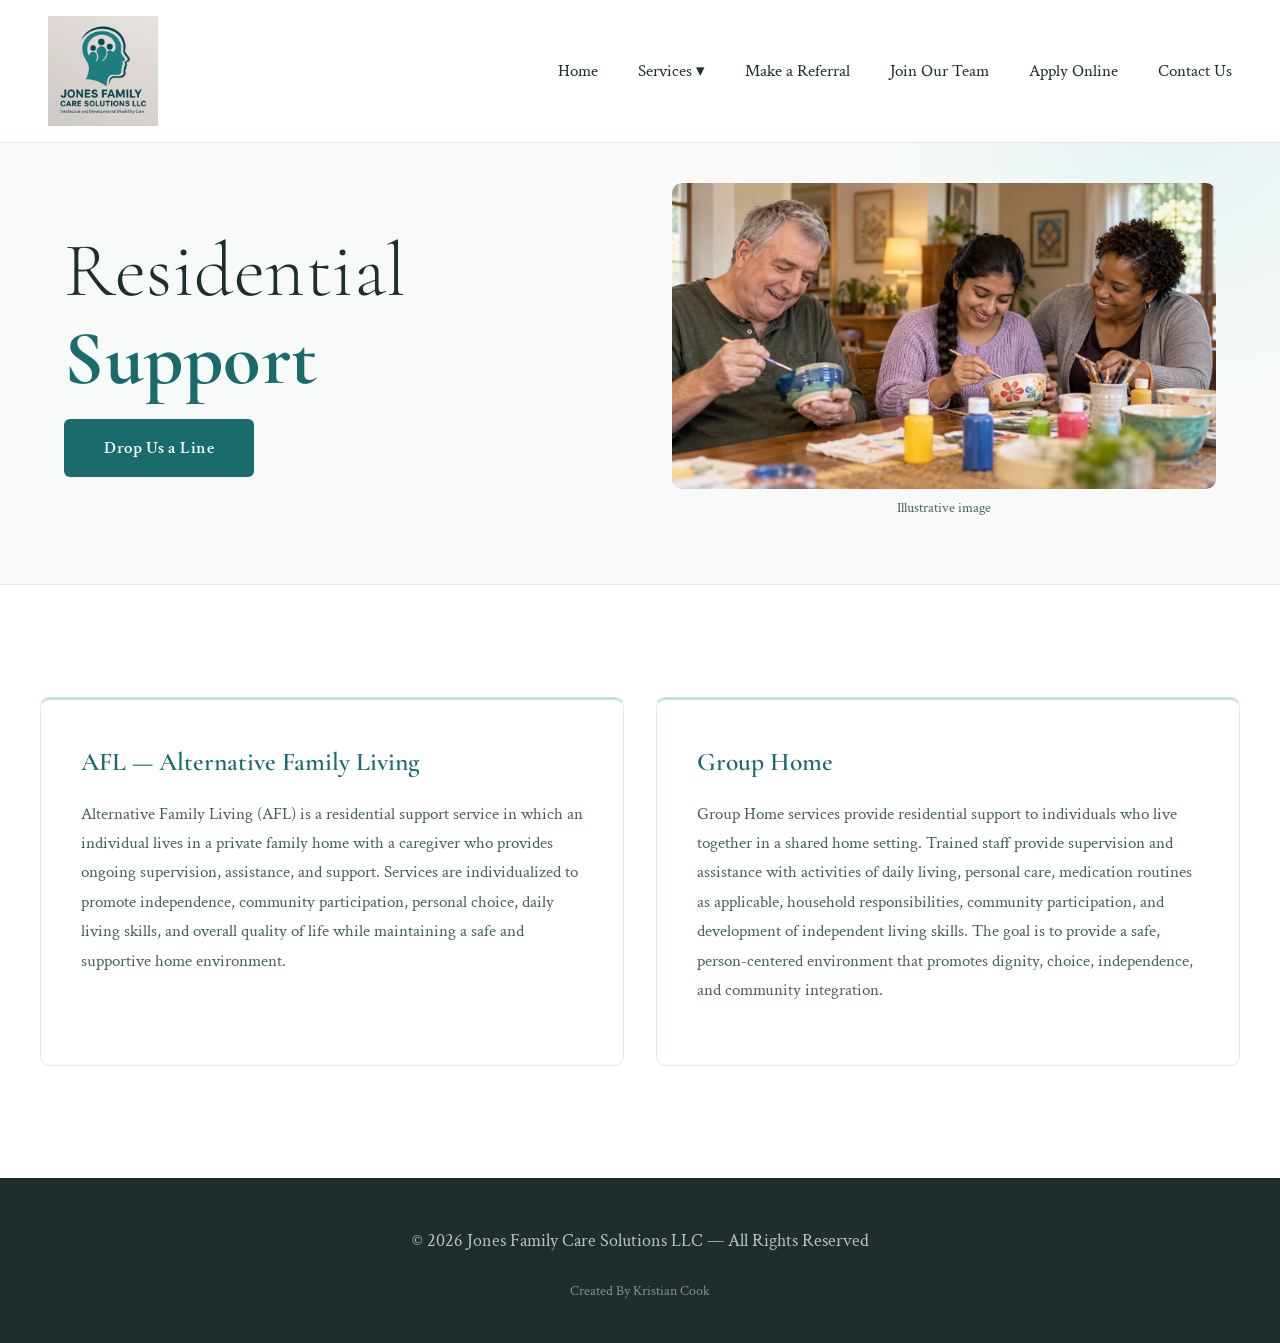
<file: homes.html>
<!DOCTYPE html>
<html lang="en">

<head>
    <meta charset="UTF-8">
    <meta name="viewport" content="width=device-width, initial-scale=1.0">
    <title>AFL and Group Home | Jones Family Care Solutions LLC</title>
    <meta name="description"
        content="Alternative Family Living (AFL) and Group Home residential support from Jones Family Care Solutions LLC in Greensboro, NC.">
    <link rel="canonical" href="https://jonesfamilycaresolutions.com/homes">
    <meta property="og:title" content="AFL and Group Home | Jones Family Care Solutions LLC">
    <meta property="og:url" content="https://jonesfamilycaresolutions.com/homes">
    <meta property="og:image" content="https://jonesfamilycaresolutions.com/images/logo-300.png">
    <link rel="icon" type="image/x-icon" href="images/favicon/favicon.ico">

    <link rel="preconnect" href="https://fonts.googleapis.com">
    <link rel="preconnect" href="https://fonts.gstatic.com" crossorigin>
    <link
        href="https://fonts.googleapis.com/css2?family=Cormorant+Garamond:wght@300;400;600;700&family=Crimson+Text:wght@400;600&display=swap"
        rel="stylesheet">
    <link rel="stylesheet" href="css/base.css">
    <link rel="stylesheet" href="css/homes.css">
</head>

<body>
    <!-- Navigation -->
    <nav>
        <div class="nav-container">
            <a href="index.html" class="logo-section">
                <div class="logo">
                    <img src="images/logo-300.webp" alt="Jones Family Care Solutions Logo">
                </div>
            </a>
            <div class="menu-toggle" onclick="toggleMenu()">
                <span></span>
                <span></span>
                <span></span>
            </div>
            <ul class="nav-links" id="navLinks">
                <li><a href="index.html">Home</a></li>
                <li class="dropdown">
                    <span class="dropdown-toggle">Services ▾</span>
                    <ul class="dropdown-menu">
                        <li><a href="index.html#our-services">All Services</a></li>
                        <li><a href="index.html#afl">AFL</a></li>
                        <li><a href="index.html#group-home">Group Home</a></li>
                        <li><a href="index.html#community-network">Community Network</a></li>
                        <li><a href="index.html#supportive-employment">Supportive Employment</a></li>
                        <li><a href="index.html#its">ITS</a></li>
                        <li><a href="homes.html">Homes</a></li>
                        <li><a href="daySupport.html">Day Support (Coming Soon)</a></li>
                    </ul>
                </li>
                <li><a href="referral.html">Make a Referral</a></li>
                <li><a href="team.html">Join Our Team</a></li>
                <li><a href="apply.html">Apply Online</a></li>
                <li><a href="index.html#contact">Contact Us</a></li>
            </ul>
        </div>
    </nav>

    <!-- Hero -->
    <section class="hero">
        <div class="hero-content">
            <h1>Residential <strong>Support</strong></h1>
            <a href="index.html#contact" class="cta-button">Drop Us a Line</a>
        </div>
        <figure class="photo-figure hero-figure">
            <img src="images/homes-hero.webp" width="1500" height="844"
                alt="Three adults sit at a wooden table painting ceramic bowls, with bottles of paint and brushes in front of them."
                fetchpriority="high">
            <figcaption>Illustrative image</figcaption>
        </figure>
    </section>

    <!-- Services -->
    <section class="services-section">
        <div class="services-container">
            <div class="services-grid">

                <div class="service-card">
                    <h3>AFL — Alternative Family Living</h3>
                    <p>Alternative Family Living (AFL) is a residential support service in which an individual lives in a private family home with a caregiver who provides ongoing supervision, assistance, and support. Services are individualized to promote independence, community participation, personal choice, daily living skills, and overall quality of life while maintaining a safe and supportive home environment.</p>
                </div>

                <div class="service-card">
                    <h3>Group Home</h3>
                    <p>Group Home services provide residential support to individuals who live together in a shared home setting. Trained staff provide supervision and assistance with activities of daily living, personal care, medication routines as applicable, household responsibilities, community participation, and development of independent living skills. The goal is to provide a safe, person-centered environment that promotes dignity, choice, independence, and community integration.</p>
                </div>

            </div>
        </div>
    </section>

    <!-- Footer -->
    <footer>
        <p>&copy; 2026 Jones Family Care Solutions LLC — All Rights Reserved</p>
        <p class="created-by">Created By Kristian Cook</p>
    </footer>

    <script src="js/homes.js"></script>
</body>

</html>
</file>
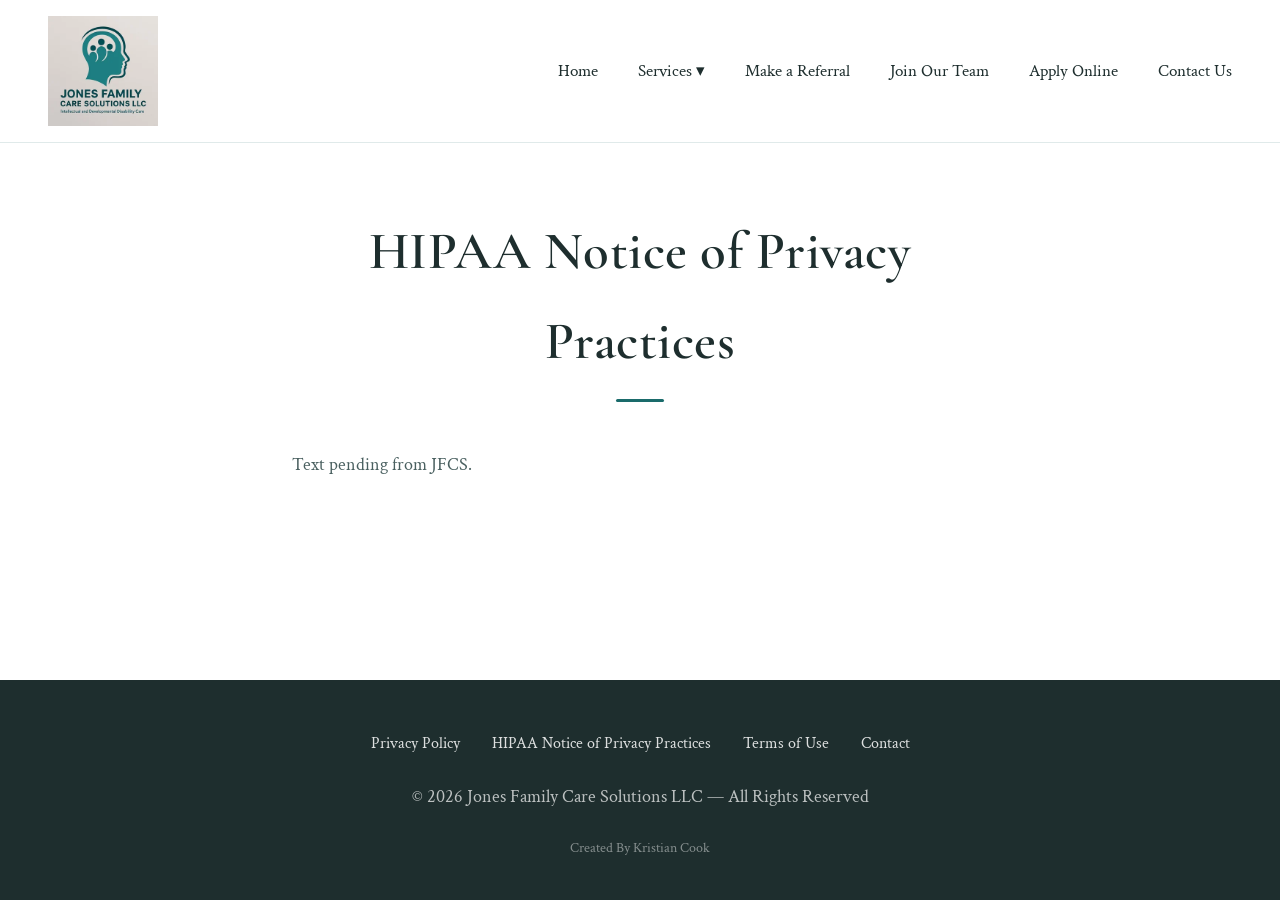
<file: notice-of-privacy-practices.html>
<!DOCTYPE html>
<html lang="en">

<head>
    <meta charset="UTF-8">
    <meta name="viewport" content="width=device-width, initial-scale=1.0">
    <title>HIPAA Notice of Privacy Practices | Jones Family Care Solutions LLC</title>
    <!-- TEMPORARY: noindex until JFCS supplies the text. -->
    <meta name="robots" content="noindex">
    <link rel="icon" type="image/x-icon" href="images/favicon/favicon.ico">

    <link rel="preconnect" href="https://fonts.googleapis.com">
    <link rel="preconnect" href="https://fonts.gstatic.com" crossorigin>
    <link
        href="https://fonts.googleapis.com/css2?family=Cormorant+Garamond:wght@300;400;600;700&family=Crimson+Text:wght@400;600&display=swap"
        rel="stylesheet">
    <link rel="stylesheet" href="css/base.css">
</head>

<body>

    <!-- Navigation -->
    <nav>
        <div class="nav-container">
            <a href="index.html" class="logo-section">
                <div class="logo">
                    <img src="images/logo-300.webp" alt="Jones Family Care Solutions Logo">
                </div>
            </a>
            <div class="menu-toggle" onclick="toggleMenu()">
                <span></span>
                <span></span>
                <span></span>
            </div>
            <ul class="nav-links" id="navLinks">
                <li><a href="index.html">Home</a></li>
                <li class="dropdown">
                    <span class="dropdown-toggle">Services ▾</span>
                    <ul class="dropdown-menu">
                        <li><a href="index.html#our-services">All Services</a></li>
                        <li><a href="index.html#afl">AFL</a></li>
                        <li><a href="index.html#group-home">Group Home</a></li>
                        <li><a href="index.html#community-network">Community Network</a></li>
                        <li><a href="index.html#supportive-employment">Supportive Employment</a></li>
                        <li><a href="index.html#its">ITS</a></li>
                        <li><a href="homes.html">Homes</a></li>
                        <li><a href="daySupport.html">Day Support (Coming Soon)</a></li>
                    </ul>
                </li>
                <li><a href="referral.html">Make a Referral</a></li>
                <li><a href="team.html">Join Our Team</a></li>
                <li><a href="apply.html">Apply Online</a></li>
                <li><a href="index.html#contact">Contact Us</a></li>
            </ul>
        </div>
    </nav>

    <main class="legal-page">
        <h1 class="section-title">HIPAA Notice of Privacy Practices</h1>
        <p>Text pending from JFCS.</p>
    </main>

    <!-- Footer -->
    <footer>
        <ul class="footer-links">
            <li><a href="privacy.html">Privacy Policy</a></li>
            <li><a href="notice-of-privacy-practices.html">HIPAA Notice of Privacy Practices</a></li>
            <li><a href="terms.html">Terms of Use</a></li>
            <li><a href="index.html#contact">Contact</a></li>
        </ul>
        <p>&copy; 2026 Jones Family Care Solutions LLC — All Rights Reserved</p>
        <p class="created-by">Created By Kristian Cook</p>
    </footer>

    <script src="js/legal.js"></script>
</body>

</html>
</file>
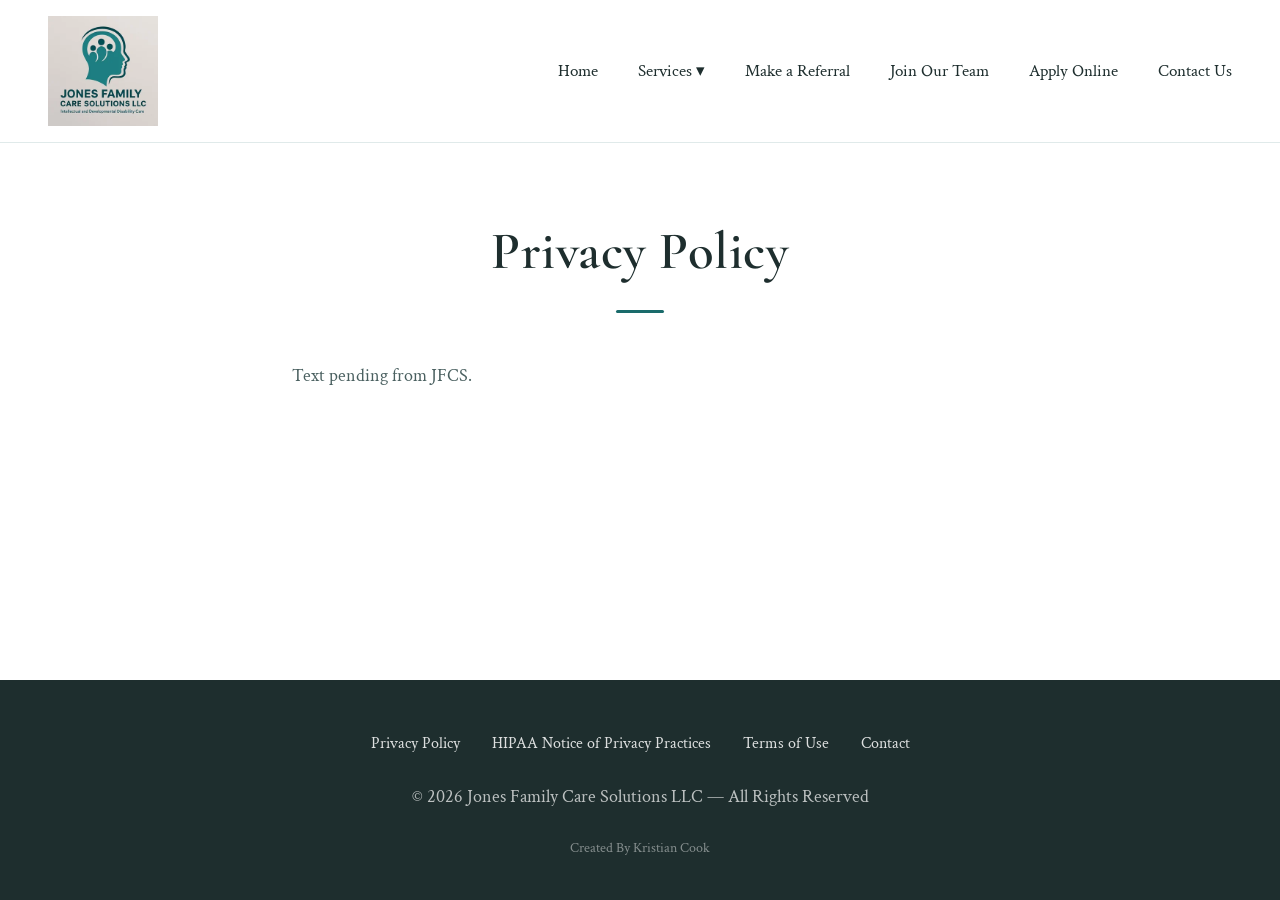
<file: privacy.html>
<!DOCTYPE html>
<html lang="en">

<head>
    <meta charset="UTF-8">
    <meta name="viewport" content="width=device-width, initial-scale=1.0">
    <title>Privacy Policy | Jones Family Care Solutions LLC</title>
    <!-- TEMPORARY: noindex until JFCS supplies the text. -->
    <meta name="robots" content="noindex">
    <link rel="icon" type="image/x-icon" href="images/favicon/favicon.ico">

    <link rel="preconnect" href="https://fonts.googleapis.com">
    <link rel="preconnect" href="https://fonts.gstatic.com" crossorigin>
    <link
        href="https://fonts.googleapis.com/css2?family=Cormorant+Garamond:wght@300;400;600;700&family=Crimson+Text:wght@400;600&display=swap"
        rel="stylesheet">
    <link rel="stylesheet" href="css/base.css">
</head>

<body>

    <!-- Navigation -->
    <nav>
        <div class="nav-container">
            <a href="index.html" class="logo-section">
                <div class="logo">
                    <img src="images/logo-300.webp" alt="Jones Family Care Solutions Logo">
                </div>
            </a>
            <div class="menu-toggle" onclick="toggleMenu()">
                <span></span>
                <span></span>
                <span></span>
            </div>
            <ul class="nav-links" id="navLinks">
                <li><a href="index.html">Home</a></li>
                <li class="dropdown">
                    <span class="dropdown-toggle">Services ▾</span>
                    <ul class="dropdown-menu">
                        <li><a href="index.html#our-services">All Services</a></li>
                        <li><a href="index.html#afl">AFL</a></li>
                        <li><a href="index.html#group-home">Group Home</a></li>
                        <li><a href="index.html#community-network">Community Network</a></li>
                        <li><a href="index.html#supportive-employment">Supportive Employment</a></li>
                        <li><a href="index.html#its">ITS</a></li>
                        <li><a href="homes.html">Homes</a></li>
                        <li><a href="daySupport.html">Day Support (Coming Soon)</a></li>
                    </ul>
                </li>
                <li><a href="referral.html">Make a Referral</a></li>
                <li><a href="team.html">Join Our Team</a></li>
                <li><a href="apply.html">Apply Online</a></li>
                <li><a href="index.html#contact">Contact Us</a></li>
            </ul>
        </div>
    </nav>

    <main class="legal-page">
        <h1 class="section-title">Privacy Policy</h1>
        <p>Text pending from JFCS.</p>
    </main>

    <!-- Footer -->
    <footer>
        <ul class="footer-links">
            <li><a href="privacy.html">Privacy Policy</a></li>
            <li><a href="notice-of-privacy-practices.html">HIPAA Notice of Privacy Practices</a></li>
            <li><a href="terms.html">Terms of Use</a></li>
            <li><a href="index.html#contact">Contact</a></li>
        </ul>
        <p>&copy; 2026 Jones Family Care Solutions LLC — All Rights Reserved</p>
        <p class="created-by">Created By Kristian Cook</p>
    </footer>

    <script src="js/legal.js"></script>
</body>

</html>
</file>
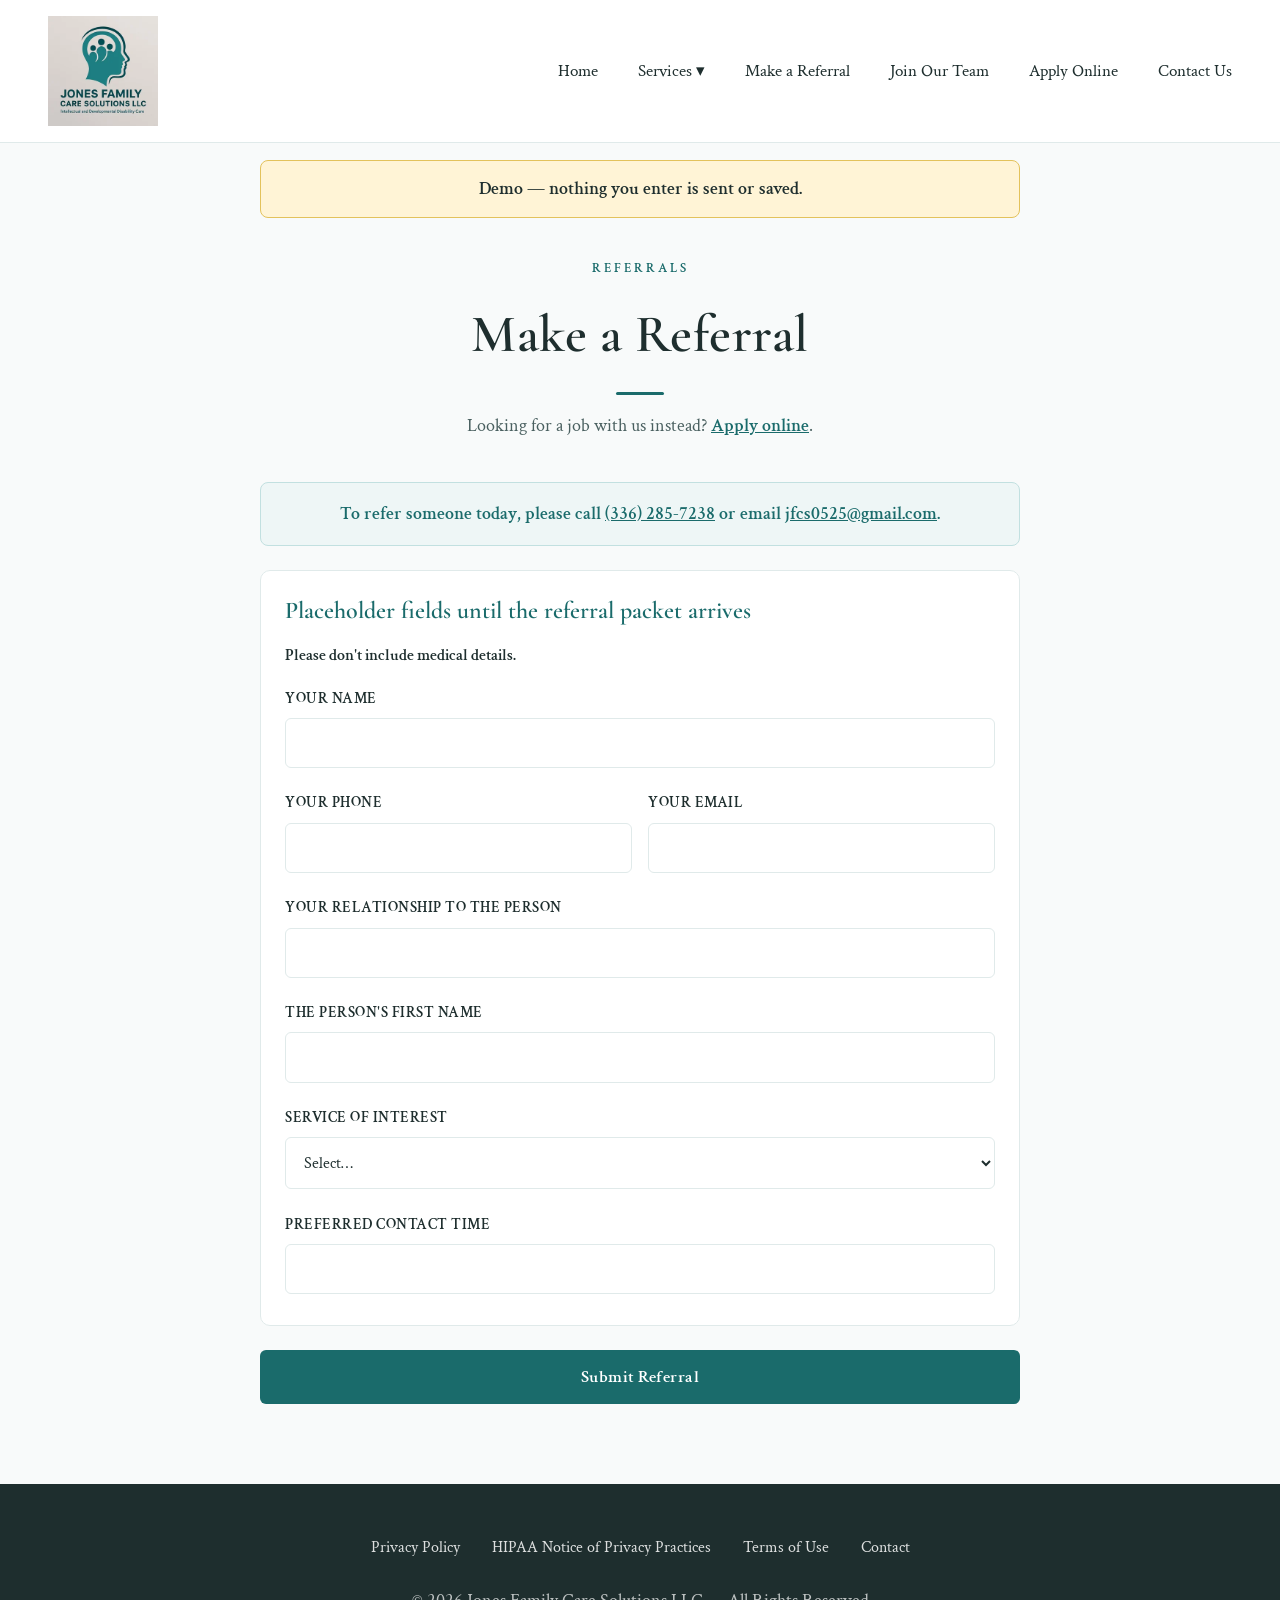
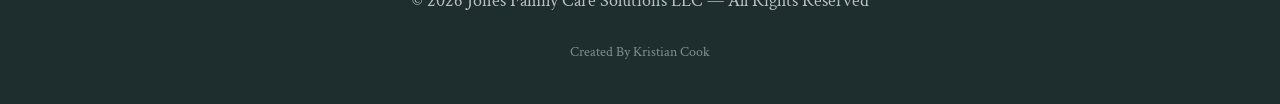
<file: referral.html>
<!DOCTYPE html>
<html lang="en">

<head>
    <meta charset="UTF-8">
    <meta name="viewport" content="width=device-width, initial-scale=1.0">
    <title>Make a Referral (Demo) | Jones Family Care Solutions LLC</title>
    <meta name="robots" content="noindex">
    <link rel="icon" type="image/x-icon" href="images/favicon/favicon.ico">

    <link rel="preconnect" href="https://fonts.googleapis.com">
    <link rel="preconnect" href="https://fonts.gstatic.com" crossorigin>
    <link
        href="https://fonts.googleapis.com/css2?family=Cormorant+Garamond:wght@300;400;600;700&family=Crimson+Text:wght@400;600&display=swap"
        rel="stylesheet">
    <link rel="stylesheet" href="css/base.css">
    <link rel="stylesheet" href="css/forms.css">
</head>

<body>
    <!-- Navigation -->
    <nav>
        <div class="nav-container">
            <a href="index.html" class="logo-section">
                <div class="logo">
                    <img src="images/logo-300.webp" alt="Jones Family Care Solutions Logo">
                </div>
            </a>
            <div class="menu-toggle" onclick="toggleMenu()">
                <span></span>
                <span></span>
                <span></span>
            </div>
            <ul class="nav-links" id="navLinks">
                <li><a href="index.html">Home</a></li>
                <li class="dropdown">
                    <span class="dropdown-toggle">Services ▾</span>
                    <ul class="dropdown-menu">
                        <li><a href="index.html#our-services">All Services</a></li>
                        <li><a href="index.html#afl">AFL</a></li>
                        <li><a href="index.html#group-home">Group Home</a></li>
                        <li><a href="index.html#community-network">Community Network</a></li>
                        <li><a href="index.html#supportive-employment">Supportive Employment</a></li>
                        <li><a href="index.html#its">ITS</a></li>
                        <li><a href="homes.html">Homes</a></li>
                        <li><a href="daySupport.html">Day Support (Coming Soon)</a></li>
                    </ul>
                </li>
                <li><a href="referral.html">Make a Referral</a></li>
                <li><a href="team.html">Join Our Team</a></li>
                <li><a href="apply.html">Apply Online</a></li>
                <li><a href="index.html#contact">Contact Us</a></li>
            </ul>
        </div>
    </nav>

    <section class="form-page">
        <div class="form-container">
            <p class="demo-banner" role="note">Demo — nothing you enter is sent or saved.</p>

            <p class="section-eyebrow">Referrals</p>
            <h1 class="section-title">Make a Referral</h1>
            <p class="form-intro">Looking for a job with us instead? <a href="apply.html">Apply online</a>.</p>

            <p class="form-fallback">To refer someone today, please call <a href="tel:+13362857238">(336) 285-7238</a> or email <a href="mailto:jfcs0525@gmail.com">jfcs0525@gmail.com</a>.</p>

            <!-- No name attributes: nothing can be submitted, even with JS off. -->
            <form class="demo-form" autocomplete="off">
                <fieldset>
                    <legend>Placeholder fields until the referral packet arrives</legend>
                    <p class="form-hint form-notice">Please don't include medical details.</p>

                    <div class="form-group">
                        <label for="referrer-name">Your name</label>
                        <input type="text" id="referrer-name" required>
                    </div>
                    <div class="form-row">
                        <div class="form-group">
                            <label for="referrer-phone">Your phone</label>
                            <input type="tel" id="referrer-phone" required pattern="[0-9()+\-.\s]{7,20}" title="Phone number">
                        </div>
                        <div class="form-group">
                            <label for="referrer-email">Your email</label>
                            <input type="email" id="referrer-email">
                        </div>
                    </div>
                    <div class="form-group">
                        <label for="relationship">Your relationship to the person</label>
                        <input type="text" id="relationship" required>
                    </div>
                    <div class="form-group">
                        <label for="person-first-name">The person's first name</label>
                        <input type="text" id="person-first-name" required>
                    </div>
                    <div class="form-group">
                        <label for="service">Service of interest</label>
                        <select id="service" required>
                            <option value="">Select…</option>
                            <option>AFL — Alternative Family Living</option>
                            <option>Group Home</option>
                            <option>Community Network</option>
                            <option>Supportive Employment</option>
                            <option>ITS — Individualized Tailored Supports</option>
                        </select>
                    </div>
                    <div class="form-group">
                        <label for="contact-time">Preferred contact time</label>
                        <input type="text" id="contact-time">
                    </div>
                </fieldset>

                <button type="submit" class="submit-btn">Submit Referral</button>
                <p class="demo-message" role="status" hidden></p>
            </form>
        </div>
    </section>

    <!-- Footer -->
    <footer>
        <ul class="footer-links">
            <li><a href="privacy.html">Privacy Policy</a></li>
            <li><a href="notice-of-privacy-practices.html">HIPAA Notice of Privacy Practices</a></li>
            <li><a href="terms.html">Terms of Use</a></li>
            <li><a href="index.html#contact">Contact</a></li>
        </ul>
        <p>&copy; 2026 Jones Family Care Solutions LLC — All Rights Reserved</p>
        <p class="created-by">Created By Kristian Cook</p>
    </footer>

    <script src="js/team.js"></script>
    <script src="js/demo-form.js"></script>
</body>

</html>
</file>
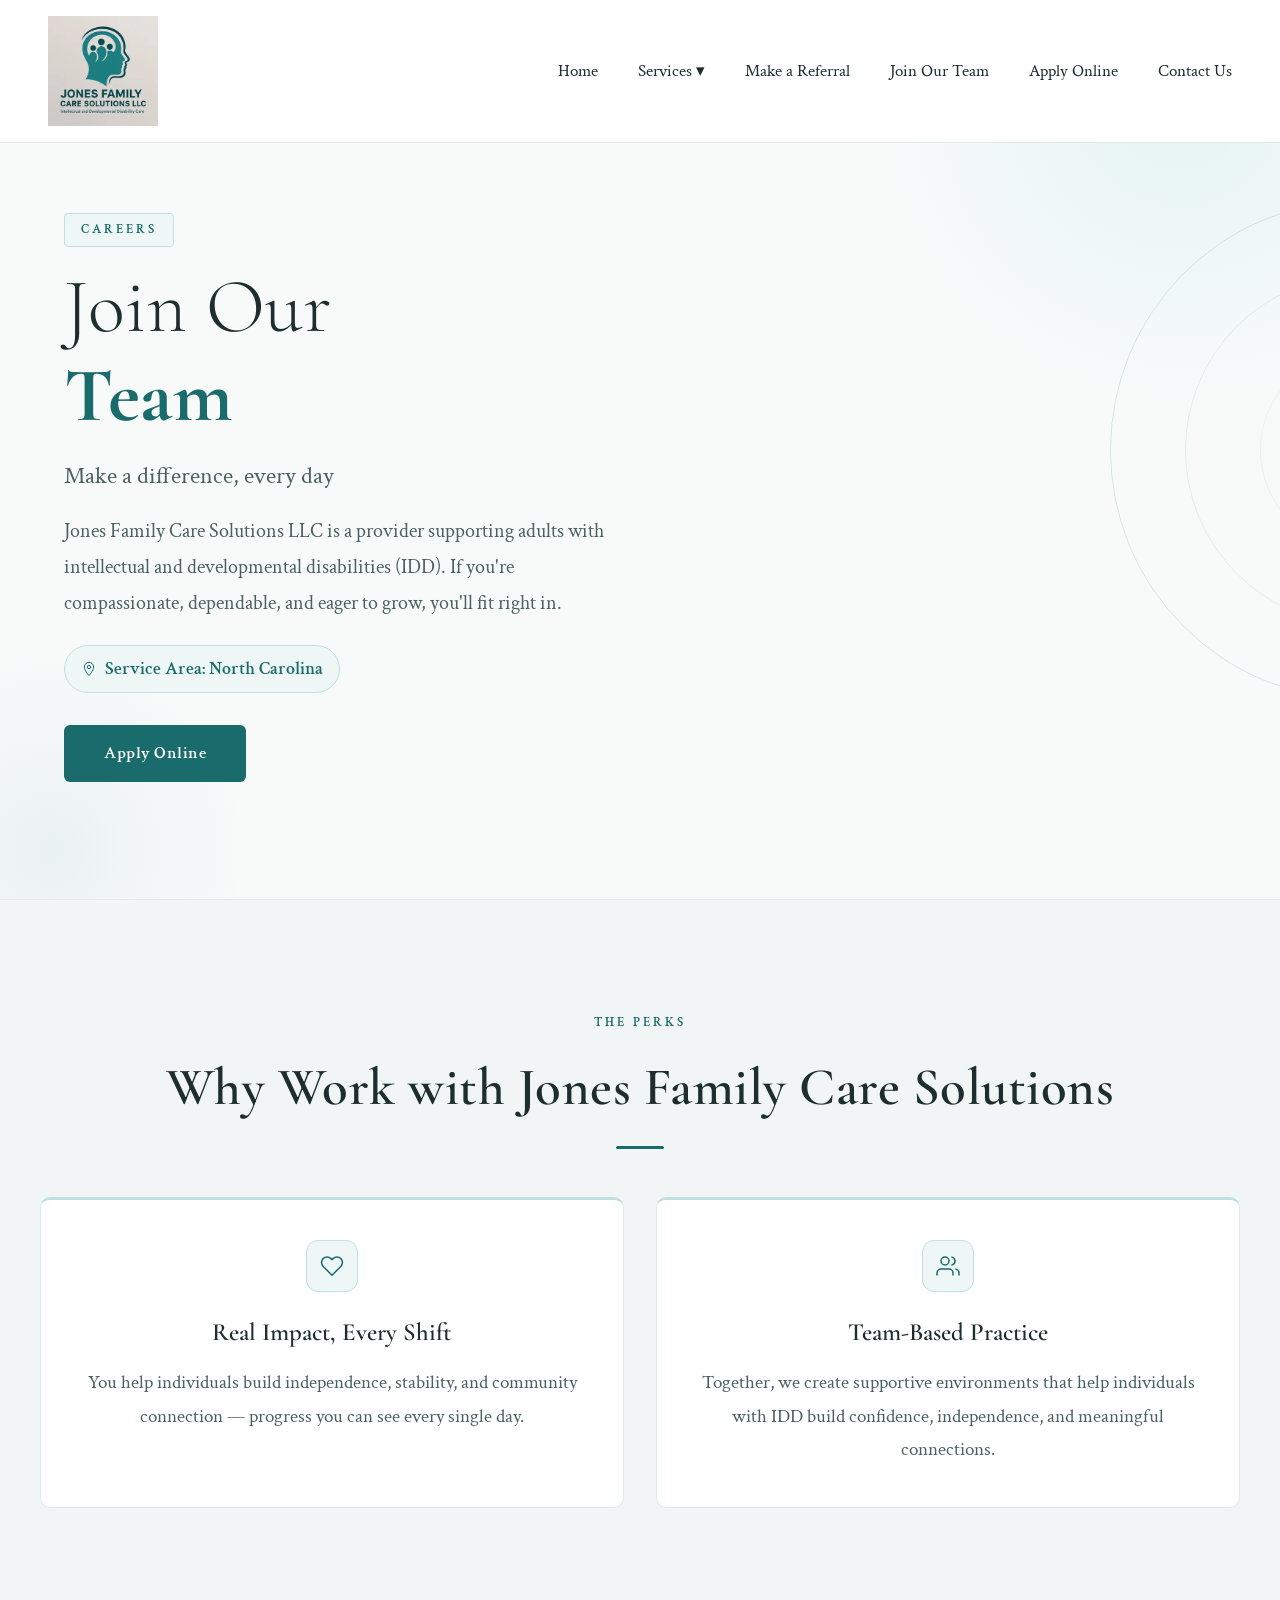
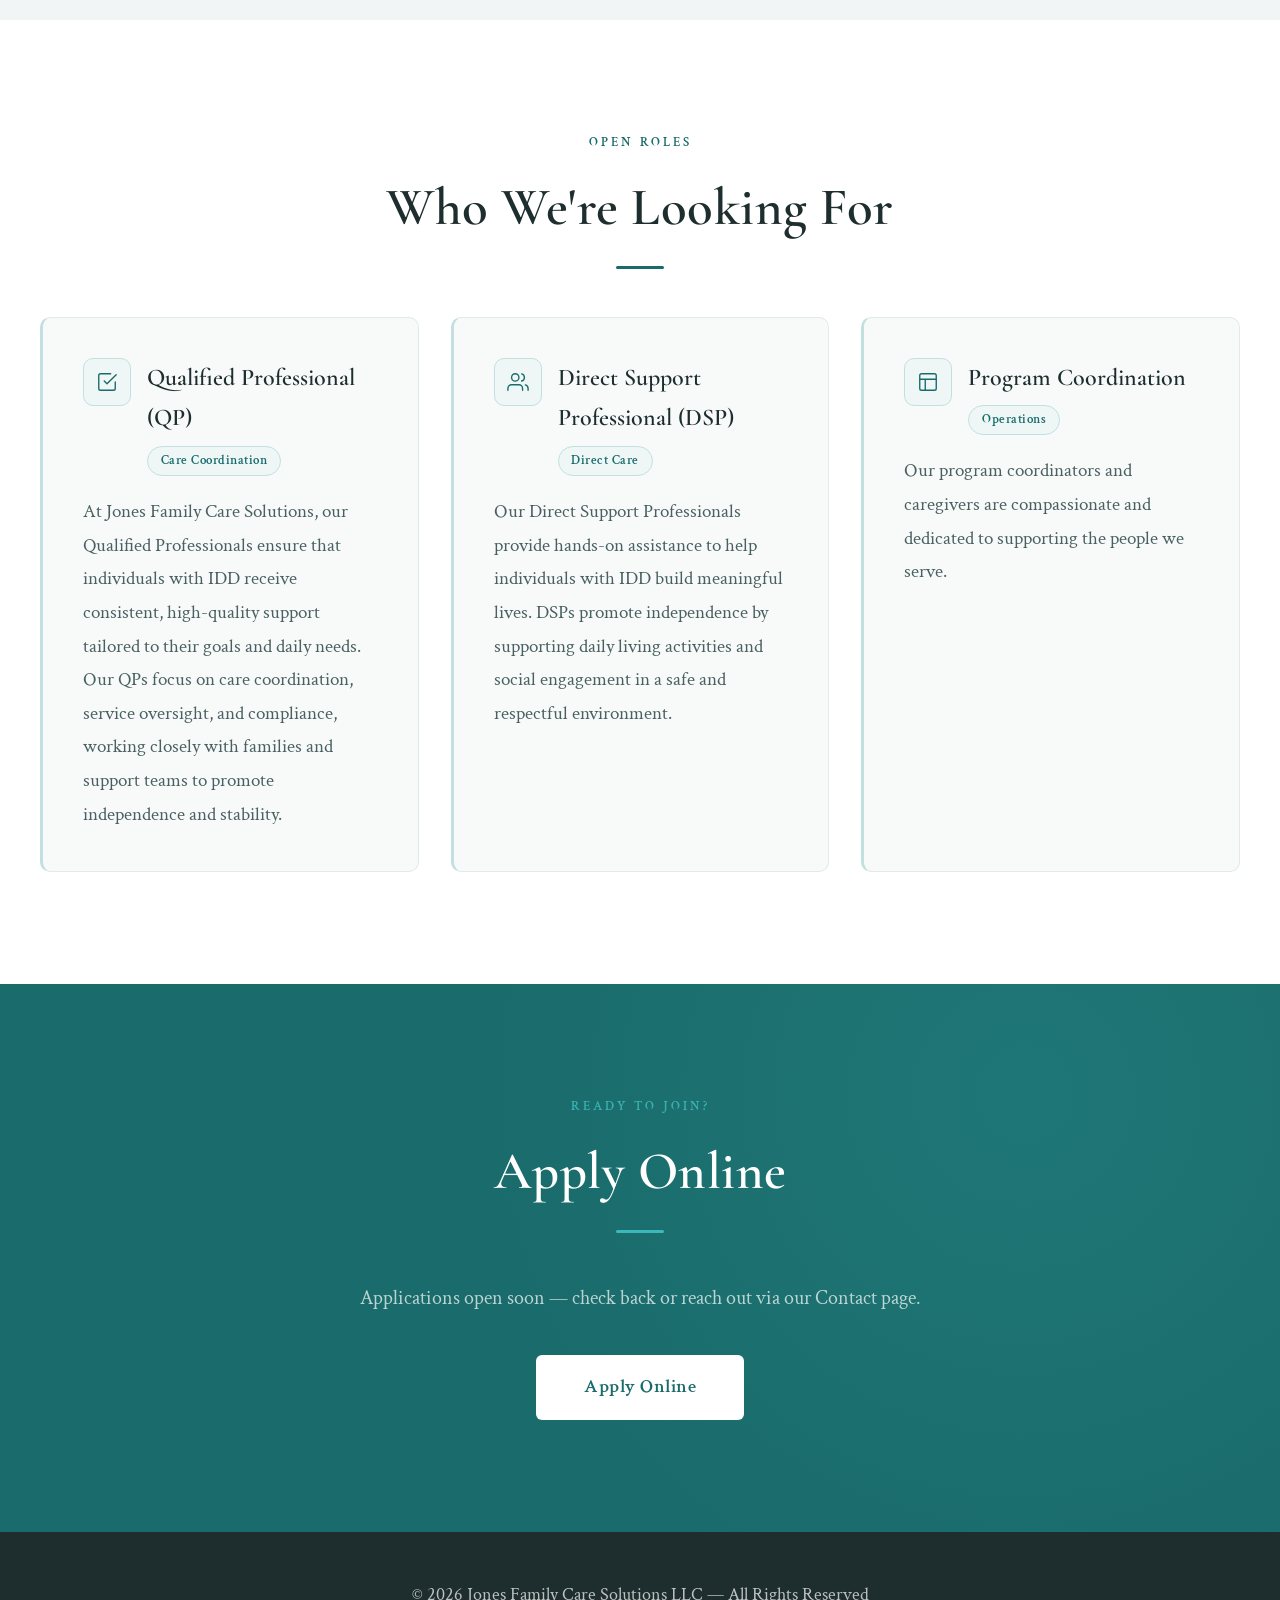
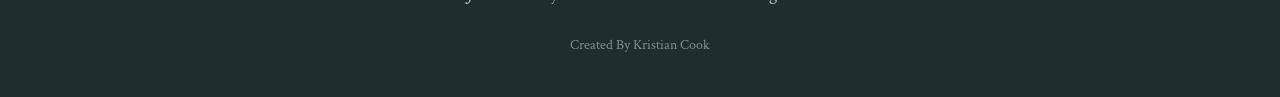
<file: team.html>
<!DOCTYPE html>
<html lang="en">

<head>
    <meta charset="UTF-8">
    <meta name="viewport" content="width=device-width, initial-scale=1.0">
    <title>Join Our Team | Jones Family Care Solutions LLC</title>
    <meta name="description"
        content="Join the team at Jones Family Care Solutions LLC in Greensboro, NC: Intellectual and Developmental Disability Care.">
    <link rel="canonical" href="https://jonesfamilycaresolutions.com/team">
    <meta property="og:title" content="Join Our Team | Jones Family Care Solutions LLC">
    <meta property="og:url" content="https://jonesfamilycaresolutions.com/team">
    <meta property="og:image" content="https://jonesfamilycaresolutions.com/images/logo-300.png">
    <link rel="icon" type="image/x-icon" href="images/favicon/favicon.ico">

    <link rel="preconnect" href="https://fonts.googleapis.com">
    <link rel="preconnect" href="https://fonts.gstatic.com" crossorigin>
    <link
        href="https://fonts.googleapis.com/css2?family=Cormorant+Garamond:wght@300;400;600;700&family=Crimson+Text:wght@400;600&display=swap"
        rel="stylesheet">
    <link rel="stylesheet" href="css/base.css">
    <link rel="stylesheet" href="css/team.css">
</head>

<body>

    <!-- Navigation -->
    <nav>
        <div class="nav-container">
            <a href="index.html" class="logo-section">
                <div class="logo">
                    <img src="images/logo-300.webp" alt="Jones Family Care Solutions Logo">
                </div>
            </a>
            <div class="menu-toggle" onclick="toggleMenu()">
                <span></span>
                <span></span>
                <span></span>
            </div>
            <ul class="nav-links" id="navLinks">
                <li><a href="index.html">Home</a></li>
                <li class="dropdown">
                    <span class="dropdown-toggle">Services ▾</span>
                    <ul class="dropdown-menu">
                        <li><a href="index.html#our-services">All Services</a></li>
                        <li><a href="index.html#afl">AFL</a></li>
                        <li><a href="index.html#group-home">Group Home</a></li>
                        <li><a href="index.html#community-network">Community Network</a></li>
                        <li><a href="index.html#supportive-employment">Supportive Employment</a></li>
                        <li><a href="index.html#its">ITS</a></li>
                        <li><a href="homes.html">Homes</a></li>
                        <li><a href="daySupport.html">Day Support (Coming Soon)</a></li>
                    </ul>
                </li>
                <li><a href="referral.html">Make a Referral</a></li>
                <li><a href="team.html">Join Our Team</a></li>
                <li><a href="apply.html">Apply Online</a></li>
                <li><a href="index.html#contact">Contact Us</a></li>
            </ul>
        </div>
    </nav>

    <!-- Hero -->
    <section class="hero">
        <div class="hero-content">
            <p class="hero-eyebrow">Careers</p>
            <h1>Join Our <strong>Team</strong></h1>
            <p class="hero-subtitle">Make a difference, every day</p>
            <p class="hero-desc">Jones Family Care Solutions LLC is a provider supporting adults with intellectual and
                developmental disabilities (IDD). If you're compassionate, dependable, and eager to grow,
                you'll fit right in.</p>
            <div class="hero-meta">
                <span class="meta-badge">
                    <svg xmlns="http://www.w3.org/2000/svg" viewBox="0 0 24 24" fill="none" stroke="currentColor"
                        stroke-width="1.5" stroke-linecap="round" stroke-linejoin="round">
                        <path d="M12 2C8.13 2 5 5.13 5 9c0 5.25 7 13 7 13s7-7.75 7-13c0-3.87-3.13-7-7-7z" />
                        <circle cx="12" cy="9" r="2.5" />
                    </svg>
                    Service Area: North Carolina
                </span>
            </div>
            <a href="#apply" class="cta-button">Apply Online</a>
        </div>
        <div class="hero-decoration">
            <div class="deco-ring deco-ring-1"></div>
            <div class="deco-ring deco-ring-2"></div>
            <div class="deco-ring deco-ring-3"></div>
        </div>
    </section>

    <!-- Why Work With Us -->
    <section class="why-section">
        <div class="why-container">
            <p class="section-eyebrow">The Perks</p>
            <h2 class="section-title">Why Work with Jones Family Care Solutions</h2>
            <div class="why-grid">
                <div class="why-card">
                    <div class="why-icon">
                        <svg xmlns="http://www.w3.org/2000/svg" viewBox="0 0 24 24" fill="none" stroke="currentColor"
                            stroke-width="1.5" stroke-linecap="round" stroke-linejoin="round">
                            <path
                                d="M20.84 4.61a5.5 5.5 0 00-7.78 0L12 5.67l-1.06-1.06a5.5 5.5 0 00-7.78 7.78l1.06 1.06L12 21.23l7.78-7.78 1.06-1.06a5.5 5.5 0 000-7.78z" />
                        </svg>
                    </div>
                    <h3>Real Impact, Every Shift</h3>
                    <p>You help individuals build independence, stability, and community connection — progress you can
                        see every single day.</p>
                </div>
                <div class="why-card">
                    <div class="why-icon">
                        <svg xmlns="http://www.w3.org/2000/svg" viewBox="0 0 24 24" fill="none" stroke="currentColor"
                            stroke-width="1.5" stroke-linecap="round" stroke-linejoin="round">
                            <path d="M17 21v-2a4 4 0 00-4-4H5a4 4 0 00-4 4v2" />
                            <circle cx="9" cy="7" r="4" />
                            <path d="M23 21v-2a4 4 0 00-3-3.87M16 3.13a4 4 0 010 7.75" />
                        </svg>
                    </div>
                    <h3>Team-Based Practice</h3>
                    <p>Together, we create supportive environments that help individuals with IDD build confidence,
                        independence, and meaningful connections.</p>
                </div>
            </div>
        </div>
    </section>

    <!-- Roles -->
    <section class="roles-section">
        <div class="roles-container">
            <p class="section-eyebrow">Open Roles</p>
            <h2 class="section-title">Who We're Looking For</h2>
            <div class="roles-grid">

                <div class="role-card">
                    <div class="role-header">
                        <div class="role-icon">
                            <svg xmlns="http://www.w3.org/2000/svg" viewBox="0 0 24 24" fill="none"
                                stroke="currentColor" stroke-width="1.5" stroke-linecap="round" stroke-linejoin="round">
                                <path d="M9 11l3 3L22 4" />
                                <path d="M21 12v7a2 2 0 01-2 2H5a2 2 0 01-2-2V5a2 2 0 012-2h11" />
                            </svg>
                        </div>
                        <div>
                            <h3>Qualified Professional (QP)</h3>
                            <span class="role-tag">Care Coordination</span>
                        </div>
                    </div>
                    <p>At Jones Family Care Solutions, our Qualified Professionals ensure that individuals with IDD
                        receive consistent, high-quality support tailored to their goals and daily needs. Our QPs focus
                        on care coordination, service oversight, and compliance, working closely with families and
                        support teams to promote independence and stability.</p>
                </div>

                <div class="role-card">
                    <div class="role-header">
                        <div class="role-icon">
                            <svg xmlns="http://www.w3.org/2000/svg" viewBox="0 0 24 24" fill="none"
                                stroke="currentColor" stroke-width="1.5" stroke-linecap="round" stroke-linejoin="round">
                                <path d="M17 21v-2a4 4 0 00-4-4H5a4 4 0 00-4 4v2" />
                                <circle cx="9" cy="7" r="4" />
                                <path d="M23 21v-2a4 4 0 00-3-3.87M16 3.13a4 4 0 010 7.75" />
                            </svg>
                        </div>
                        <div>
                            <h3>Direct Support Professional (DSP)</h3>
                            <span class="role-tag">Direct Care</span>
                        </div>
                    </div>
                    <p>Our Direct Support Professionals provide hands-on assistance to help individuals with IDD build
                        meaningful lives. DSPs promote independence by supporting daily living activities and social
                        engagement in a safe and respectful environment.</p>
                </div>

                <div class="role-card">
                    <div class="role-header">
                        <div class="role-icon">
                            <svg xmlns="http://www.w3.org/2000/svg" viewBox="0 0 24 24" fill="none"
                                stroke="currentColor" stroke-width="1.5" stroke-linecap="round" stroke-linejoin="round">
                                <rect x="3" y="3" width="18" height="18" rx="2" />
                                <path d="M3 9h18M9 21V9" />
                            </svg>
                        </div>
                        <div>
                            <h3>Program Coordination</h3>
                            <span class="role-tag">Operations</span>
                        </div>
                    </div>
                    <p>Our program coordinators and caregivers are compassionate and dedicated to supporting the people we
                        serve.</p>
                </div>

            </div>
        </div>
    </section>

    <!-- Apply -->
    <section class="apply-section" id="apply">
        <div class="apply-container">
            <p class="section-eyebrow light">Ready to Join?</p>
            <h2 class="section-title light">Apply Online</h2>
            <p class="apply-subtitle">Applications open soon — check back or reach out via our Contact page.</p>
            <a href="apply.html" class="apply-btn">Apply Online</a>
        </div>
    </section>

    <!-- Footer -->
    <footer>
        <p>&copy; 2026 Jones Family Care Solutions LLC — All Rights Reserved</p>
        <p class="created-by">Created By Kristian Cook</p>
    </footer>

    <script src="js/team.js"></script>
</body>

</html>
</file>
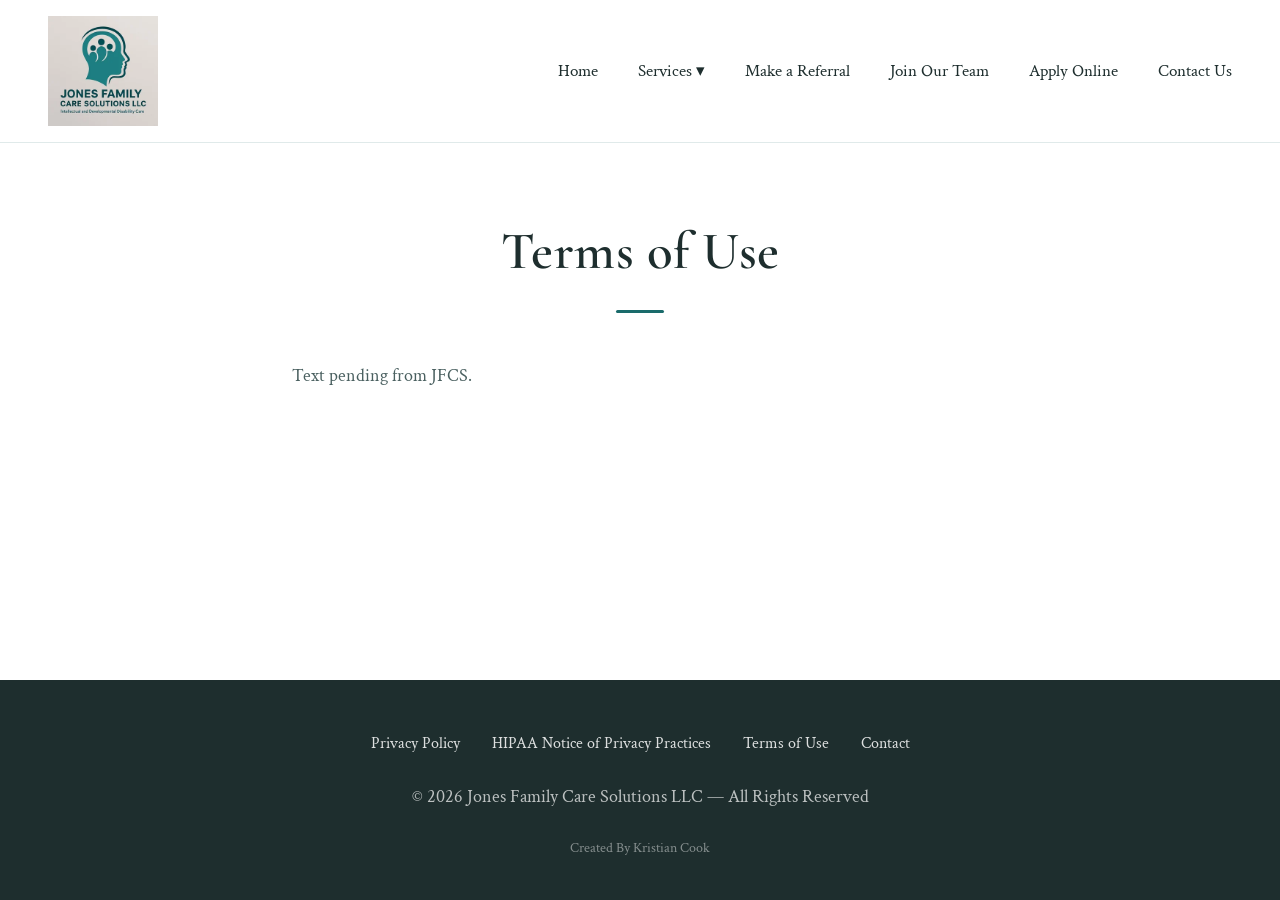
<file: terms.html>
<!DOCTYPE html>
<html lang="en">

<head>
    <meta charset="UTF-8">
    <meta name="viewport" content="width=device-width, initial-scale=1.0">
    <title>Terms of Use | Jones Family Care Solutions LLC</title>
    <!-- TEMPORARY: noindex until JFCS supplies the text. -->
    <meta name="robots" content="noindex">
    <link rel="icon" type="image/x-icon" href="images/favicon/favicon.ico">

    <link rel="preconnect" href="https://fonts.googleapis.com">
    <link rel="preconnect" href="https://fonts.gstatic.com" crossorigin>
    <link
        href="https://fonts.googleapis.com/css2?family=Cormorant+Garamond:wght@300;400;600;700&family=Crimson+Text:wght@400;600&display=swap"
        rel="stylesheet">
    <link rel="stylesheet" href="css/base.css">
</head>

<body>

    <!-- Navigation -->
    <nav>
        <div class="nav-container">
            <a href="index.html" class="logo-section">
                <div class="logo">
                    <img src="images/logo-300.webp" alt="Jones Family Care Solutions Logo">
                </div>
            </a>
            <div class="menu-toggle" onclick="toggleMenu()">
                <span></span>
                <span></span>
                <span></span>
            </div>
            <ul class="nav-links" id="navLinks">
                <li><a href="index.html">Home</a></li>
                <li class="dropdown">
                    <span class="dropdown-toggle">Services ▾</span>
                    <ul class="dropdown-menu">
                        <li><a href="index.html#our-services">All Services</a></li>
                        <li><a href="index.html#afl">AFL</a></li>
                        <li><a href="index.html#group-home">Group Home</a></li>
                        <li><a href="index.html#community-network">Community Network</a></li>
                        <li><a href="index.html#supportive-employment">Supportive Employment</a></li>
                        <li><a href="index.html#its">ITS</a></li>
                        <li><a href="homes.html">Homes</a></li>
                        <li><a href="daySupport.html">Day Support (Coming Soon)</a></li>
                    </ul>
                </li>
                <li><a href="referral.html">Make a Referral</a></li>
                <li><a href="team.html">Join Our Team</a></li>
                <li><a href="apply.html">Apply Online</a></li>
                <li><a href="index.html#contact">Contact Us</a></li>
            </ul>
        </div>
    </nav>

    <main class="legal-page">
        <h1 class="section-title">Terms of Use</h1>
        <p>Text pending from JFCS.</p>
    </main>

    <!-- Footer -->
    <footer>
        <ul class="footer-links">
            <li><a href="privacy.html">Privacy Policy</a></li>
            <li><a href="notice-of-privacy-practices.html">HIPAA Notice of Privacy Practices</a></li>
            <li><a href="terms.html">Terms of Use</a></li>
            <li><a href="index.html#contact">Contact</a></li>
        </ul>
        <p>&copy; 2026 Jones Family Care Solutions LLC — All Rights Reserved</p>
        <p class="created-by">Created By Kristian Cook</p>
    </footer>

    <script src="js/legal.js"></script>
</body>

</html>
</file>
<file: css/base.css>
/* Shared by every page; load before the page stylesheet. */
:root {
    --teal: #1a6b6b;
    --teal-mid: #2a8f8f;
    --teal-light: #3db8b8;
    --teal-pale: #eef6f6;
    --teal-muted: #c2e0e0;
    --white: #ffffff;
    --off-white: #f8fafa;
    --soft-gray: #f2f5f5;
    --charcoal: #1e2e2e;
    --text-muted: #4a6060;
    --border: #e0eaea;
}

* {
    margin: 0;
    padding: 0;
    box-sizing: border-box;
}

nav {
    position: fixed;
    top: 0;
    left: 0;
    right: 0;
    z-index: 1000;
    background: rgba(255, 255, 255, 0.97);
    backdrop-filter: blur(10px);
    border-bottom: 1px solid var(--border);
    animation: slideDown 0.6s ease;
}

@keyframes slideDown {
    from {
        transform: translateY(-100%);
    }

    to {
        transform: translateY(0);
    }
}

.nav-container {
    max-width: 1400px;
    margin: 0 auto;
    display: flex;
    justify-content: space-between;
    align-items: center;
    padding: 1rem 3rem;
}

.logo-section {
    display: flex;
    align-items: center;
    text-decoration: none;
    transition: opacity 0.3s ease;
}

.logo-section:hover {
    opacity: 0.85;
}

.logo {
    width: 110px;
    height: 110px;
    display: flex;
    align-items: center;
    justify-content: center;
}

.logo img {
    width: 100%;
    height: 100%;
    object-fit: contain;
}

.nav-links {
    display: flex;
    gap: 2.5rem;
    list-style: none;
    align-items: center;
}

.nav-links a:hover::after {
    width: 100%;
}

.nav-links a:hover {
    color: var(--teal);
}

.menu-toggle {
    display: none;
    flex-direction: column;
    gap: 5px;
    cursor: pointer;
}

.menu-toggle span {
    width: 25px;
    height: 2px;
    background: var(--teal);
    transition: all 0.3s ease;
}

.dropdown {
    position: relative;
}

.dropdown-menu.open {
    display: block;
}

.dropdown-menu li a:hover {
    background: var(--teal-pale);
    color: var(--teal);
}

.dropdown:hover .dropdown-toggle {
    color: var(--teal);
}

.hero h1 strong {
    font-weight: 700;
    color: var(--teal);
    display: block;
}

footer {
    background: var(--charcoal);
    color: white;
    padding: 3rem 2rem 2rem;
    text-align: center;
}

footer p {
    margin-bottom: 0.5rem;
    opacity: 0.7;
}

.created-by {
    margin-top: 1.5rem;
    font-size: 0.85rem;
    opacity: 0.45;
}

.footer-links {
    display: flex;
    flex-wrap: wrap;
    justify-content: center;
    gap: 0.6rem 2rem;
    list-style: none;
    margin-bottom: 1.5rem;
}

.footer-links a {
    color: white;
    opacity: 0.85;
    text-decoration: none;
    font-size: 1rem;
}

.footer-links a:hover {
    opacity: 1;
    text-decoration: underline;
}

/* Privacy, notice and terms pages: one readable column below the fixed nav (143px tall),
   stretched so the footer sits at the bottom of short pages. */
body:has(> .legal-page) {
    display: flex;
    flex-direction: column;
    min-height: 100vh;
}

.legal-page {
    flex: 1;
    width: 100%;
    max-width: 760px;
    margin: 0 auto;
    padding: calc(143px + 4rem) 2rem 5rem;
}

.legal-page p {
    color: var(--text-muted);
}

html {
    scroll-padding-top: 150px;
}

body {
    font-family: 'Crimson Text', serif;
    font-size: 1.125rem;
    color: var(--charcoal);
    line-height: 1.7;
    background: var(--white);
    overflow-x: hidden;
}

.nav-links a {
    text-decoration: none;
    color: var(--charcoal);
    font-size: 1.05rem;
    font-weight: 400;
    transition: color 0.2s ease;
    position: relative;
}

.nav-links a::after {
    content: '';
    position: absolute;
    bottom: -3px;
    left: 0;
    width: 0;
    height: 2px;
    background: var(--teal);
    transition: width 0.3s ease;
}

.dropdown-menu {
    display: none;
    position: absolute;
    top: calc(100% + 4px);
    left: 0;
    background: var(--white);
    border-radius: 8px;
    box-shadow: 0 8px 24px rgba(26, 107, 107, 0.1);
    list-style: none;
    min-width: 180px;
    overflow: hidden;
    border: 1px solid var(--border);
}

.dropdown-menu li a {
    display: block;
    padding: 0.8rem 1.2rem;
    white-space: nowrap;
    font-size: 1rem;
    color: var(--charcoal);
}

.dropdown-toggle {
    color: var(--charcoal);
    font-size: 1.05rem;
    font-weight: 400;
    cursor: pointer;
    transition: color 0.2s ease;
}

/* Hero type, padding and background circle; each page's CSS keeps its own hero layout. */
.hero {
    padding: 10rem 4rem 4rem;
}

.hero::before {
    content: '';
    position: absolute;
    top: -200px;
    right: -200px;
    width: 600px;
    height: 600px;
    border-radius: 50%;
    background: radial-gradient(circle, rgba(61, 184, 184, 0.1) 0%, transparent 70%);
    pointer-events: none;
}

.hero-content {
    animation: fadeInUp 0.9s ease 0.2s both;
}

@keyframes fadeInUp {
    from {
        opacity: 0;
        transform: translateY(24px);
    }

    to {
        opacity: 1;
        transform: translateY(0);
    }
}

.hero h1 {
    font-family: 'Cormorant Garamond', serif;
    font-size: clamp(2.8rem, 6vw, 5rem);
    font-weight: 300;
    color: var(--charcoal);
    line-height: 1.15;
    letter-spacing: 0.5px;
}

.hero-subtitle {
    font-size: clamp(1.2rem, 2.1vw, 1.5rem);
    color: var(--text-muted);
    font-style: normal;
}

.cta-button {
    display: inline-block;
    padding: 0.9rem 2.5rem;
    background: var(--teal);
    color: var(--white);
    text-decoration: none;
    font-size: 1.05rem;
    font-weight: 600;
    border-radius: 6px;
    transition: background 0.2s ease;
    letter-spacing: 0.5px;
    border: none;
    cursor: pointer;
}

.cta-button:hover {
    background: var(--teal-mid);
}

.section-eyebrow {
    font-size: 0.8rem;
    font-weight: 600;
    letter-spacing: 3px;
    text-transform: uppercase;
    color: var(--teal);
    text-align: center;
    margin-bottom: 0.6rem;
}

.section-title {
    font-family: 'Cormorant Garamond', serif;
    font-size: clamp(2.2rem, 4.2vw, 3.3rem);
    font-weight: 600;
    color: var(--charcoal);
    text-align: center;
    margin-bottom: 3rem;
    letter-spacing: 0.5px;
}

.section-title::after {
    content: '';
    display: block;
    width: 48px;
    height: 3px;
    background: var(--teal);
    margin: 0.8rem auto 0;
    border-radius: 2px;
}

/* Photo with an "Illustrative image" caption; pages set its size and placement. */
.photo-figure {
    margin: 0;
    position: relative;
    z-index: 10;
}

.photo-figure img {
    display: block;
    width: 100%;
    height: auto;
    border-radius: 10px;
}

.photo-figure figcaption {
    margin-top: 0.5rem;
    font-size: 0.85rem;
    color: var(--text-muted);
    text-align: center;
}

.services-grid {
    display: grid;
    grid-template-columns: repeat(auto-fit, minmax(min(300px, 100%), 1fr));
}

.service-card {
    background: var(--white);
    border-radius: 10px;
    padding: 2.5rem;
    border: 1px solid var(--border);
    border-top: 3px solid var(--teal-muted);
    transition: box-shadow 0.3s ease, border-top-color 0.3s ease;
}

.service-card:hover {
    box-shadow: 0 8px 28px rgba(26, 107, 107, 0.1);
    border-top-color: var(--teal);
}

.service-card h3 {
    font-family: 'Cormorant Garamond', serif;
    font-size: 1.6rem;
    font-weight: 600;
    color: var(--teal);
    margin-bottom: 1rem;
}

.service-card p {
    font-size: 1.05rem;
    line-height: 1.75;
    color: var(--text-muted);
}

@media (max-width: 968px) {
    .nav-links {
        position: fixed;
        top: 124px;
        left: -100%;
        flex-direction: column;
        background: var(--white);
        width: 100%;
        padding: 2rem;
        gap: 1.5rem;
        transition: left 0.3s ease;
        border-top: 1px solid var(--border);
        max-height: calc(100vh - 124px);
        overflow-y: auto;
        text-align: center;
    }

    /* Shadow only when open, so the parked menu doesn't shade the left edge. */
    .nav-links.active {
        left: 0;
        box-shadow: 0 8px 24px rgba(0, 0, 0, 0.08);
    }

    .dropdown-menu {
        position: static;
        margin-top: 0.5rem;
        box-shadow: none;
    }

    .hero {
        padding: 9rem 2rem 4rem;
    }

    .legal-page {
        padding-top: calc(125px + 3rem);
    }

    .menu-toggle {
        display: flex;
    }

    .nav-container {
        padding: 1rem 2rem;
    }

    .logo {
        width: 92px;
        height: 92px;
    }
}

@media (max-width: 640px) {
    .logo {
        width: 76px;
        height: 76px;
    }

    .nav-links {
        top: 108px;
        max-height: calc(100vh - 108px);
    }

    .hero {
        padding: 8rem 1.5rem 3rem;
    }

    .legal-page {
        padding: calc(109px + 2.5rem) 1.5rem 4rem;
    }
}
</file>
<file: css/styles.css>
/* ── HERO ── */
.hero {
    min-height: 100vh;
    display: flex;
    align-items: center;
    justify-content: center;
    background: var(--off-white);
    position: relative;
    overflow: hidden;
    border-bottom: 1px solid var(--border);
    flex-direction: column;
    gap: 2.5rem;
}

.hero-figure {
    width: 100%;
    max-width: 640px;
    margin: 0;
    position: relative;
    z-index: 10;
}

.hero-photo {
    display: block;
    width: 100%;
    height: auto;
    aspect-ratio: 3 / 2;
    object-fit: cover;
    border-radius: 10px;
}

.hero-figure figcaption {
    margin-top: 0.5rem;
    font-size: 0.85rem;
    color: var(--text-muted);
    text-align: center;
}

@media (min-width: 969px) {
    .hero {
        display: grid;
        grid-template-columns: minmax(0, 620px) minmax(0, 680px);
        justify-content: center;
        align-items: center;
        gap: 4rem;
    }

    .hero .hero-content {
        text-align: left;
    }

    .hero .hero-subtitle {
        margin-left: 0;
    }

    .hero-figure {
        max-width: none;
    }
}

.hero::after {
    content: '';
    position: absolute;
    bottom: -150px;
    left: -150px;
    width: 400px;
    height: 400px;
    border-radius: 50%;
    background: radial-gradient(circle, rgba(26, 107, 107, 0.06) 0%, transparent 70%);
    pointer-events: none;
}

.hero-content {
    max-width: 860px;
    text-align: center;
    position: relative;
    z-index: 10;
}

.hero-eyebrow {
    display: inline-block;
    font-size: 0.8rem;
    font-weight: 600;
    letter-spacing: 3px;
    text-transform: uppercase;
    color: var(--teal);
    margin-bottom: 1.2rem;
    padding: 0.3rem 1rem;
    background: var(--teal-pale);
    border-radius: 4px;
    border: 1px solid var(--teal-muted);
}

.hero h1 {
    margin-bottom: 1.5rem;
}

.hero-subtitle {
    margin-bottom: 3rem;
    font-weight: 400;
    max-width: 620px;
    margin-left: auto;
    margin-right: auto;
}

.vision .cta-button {
    display: block;
    margin: 0 auto;
    max-width: fit-content;
}

/* ── VISION ── */
.vision {
    padding: 6rem 2rem;
    background: var(--white);
    position: relative;
}

.vision-container {
    max-width: 1200px;
    margin: 0 auto;
}

.about-layout {
    display: grid;
    gap: 2.5rem;
}

.about-layout .photo-figure {
    width: 100%;
    max-width: 640px;
    margin: 0 auto;
}

@media (min-width: 969px) {
    .about-layout {
        grid-template-columns: minmax(0, 1fr) minmax(0, 1fr);
        align-items: center;
        gap: 4rem;
    }

    .about-layout .vision-content {
        text-align: left;
    }

    .vision .about-layout .cta-button {
        margin: 0;
    }

    .about-layout .photo-figure {
        max-width: none;
    }
}

.vision-content {
    text-align: center;
    font-size: 1.2rem;
    line-height: 1.9;
    color: var(--charcoal);
    margin-bottom: 2.5rem;
}

.vision-content p {
    margin-bottom: 1.5rem;
}

.vision-content p:first-of-type {
    font-weight: 600;
    color: var(--teal);
    font-size: 1.25rem;
}

/* ── SERVICES ── */
.services {
    padding: 6rem 2rem;
    background: var(--soft-gray);
}

.services-container {
    max-width: 1200px;
    margin: 0 auto;
}

/* Flex instead of grid so a short last row is centered. Column counts match the
   300px auto-fit grid in base.css: 3 columns from 948px wide, 2 from 624px. */
.services-container {
    container-type: inline-size;
}

.services-grid {
    display: flex;
    flex-wrap: wrap;
    justify-content: center;
    gap: 1.5rem;
}

.services-grid .service-card {
    flex: 0 0 100%;
}

@container (min-width: 624px) {
    .services-grid .service-card {
        flex-basis: calc((100% - 1.5rem) / 2);
    }
}

@container (min-width: 948px) {
    .services-grid .service-card {
        flex-basis: calc((100% - 3rem) / 3);
    }
}

.service-icon {
    width: 48px;
    height: 48px;
    display: flex;
    align-items: center;
    justify-content: center;
    margin-bottom: 1.2rem;
    background: var(--teal-pale);
    border: 1px solid var(--teal-muted);
    border-radius: 12px;
    color: var(--teal);
}

.service-icon svg {
    width: 24px;
    height: 24px;
}

.service-link {
    display: inline-block;
    margin-top: 1rem;
    color: var(--teal);
    font-weight: 600;
    text-decoration: none;
}

.service-link:hover {
    text-decoration: underline;
}

/* ── CONTACT ── */
.contact {
    padding: 6rem 2rem;
    background: var(--white);
}

.contact-container {
    max-width: 1200px;
    margin: 0 auto;
}

.contact-grid {
    display: grid;
    grid-template-columns: 1fr 1fr;
    gap: 4rem;
    margin-top: 3rem;
}

.info-grid {
    display: grid;
    grid-template-columns: repeat(auto-fit, minmax(185px, 1fr));
    gap: 1rem;
    margin-bottom: 1.5rem;
}

.info-card {
    background: var(--off-white);
    border-radius: 8px;
    padding: 1.2rem;
    border: 1px solid var(--border);
    display: flex;
    flex-direction: column;
    gap: 0.4rem;
}

.info-card strong {
    color: var(--teal);
    font-size: 0.78rem;
    text-transform: uppercase;
    letter-spacing: 1px;
}

.info-card span {
    font-size: 1rem;
    color: var(--charcoal);
    line-height: 1.6;
    overflow-wrap: break-word;
}

.contact-info h3 {
    font-family: 'Cormorant Garamond', serif;
    font-size: 1.9rem;
    font-weight: 600;
    color: var(--charcoal);
    margin-bottom: 2rem;
    text-align: center;
}

.contact-subtitle {
    font-size: 1.1rem;
    color: var(--text-muted);
    margin-bottom: 1rem;
    text-align: center;
}

/* Contact note */
.contact-note {
    background: var(--off-white);
    padding: 2.5rem;
    border-radius: 10px;
    border: 1px solid var(--border);
    display: flex;
    flex-direction: column;
    align-items: center;
    justify-content: center;
    gap: 0.8rem;
    text-align: center;
}

.contact-note h3 {
    font-family: 'Cormorant Garamond', serif;
    font-size: 1.9rem;
    font-weight: 600;
    color: var(--charcoal);
}

.contact-note a {
    color: var(--teal);
    font-size: 1.2rem;
    font-weight: 600;
    text-decoration: none;
    overflow-wrap: anywhere;
}

.contact-note a:hover {
    text-decoration: underline;
}

/* ── FOOTER ── */

footer a {
    text-decoration: none;
}

/* ── RESPONSIVE ── */
@media (max-width: 968px) {
    .contact-grid {
        grid-template-columns: 1fr;
        gap: 3rem;
    }
}
</file>
<file: css/forms.css>
/* Shared by apply.html and referral.html (loaded after base.css) */
.form-page {
    padding: 10rem 2rem 5rem;
    background: var(--off-white);
    text-align: left;
}

.form-container {
    max-width: 760px;
    margin: 0 auto;
}

.demo-banner {
    background: #fff4d6;
    border: 1px solid #e3c25c;
    color: var(--charcoal);
    padding: 0.8rem 1.2rem;
    border-radius: 8px;
    font-weight: 600;
    text-align: center;
    margin-bottom: 2.5rem;
}

.form-intro {
    text-align: center;
    color: var(--text-muted);
    margin: -2rem 0 2.5rem;
}

.form-intro a,
.form-fallback a,
.in-person a {
    color: var(--teal);
    font-weight: 600;
}

.demo-form fieldset {
    border: 1px solid var(--border);
    border-radius: 10px;
    background: var(--white);
    padding: 1.5rem 1.5rem 0.5rem;
    margin-bottom: 1.5rem;
    min-width: 0;
}

.demo-form legend {
    font-family: 'Cormorant Garamond', serif;
    font-size: 1.5rem;
    font-weight: 600;
    color: var(--teal);
    float: left;
    width: 100%;
    margin-bottom: 1rem;
    line-height: 1.3;
}

.demo-form legend + * {
    clear: both;
}

.form-hint {
    font-size: 1rem;
    color: var(--text-muted);
    margin-bottom: 1rem;
}

.form-notice {
    font-weight: 600;
    color: var(--charcoal);
}

.form-row {
    display: grid;
    grid-template-columns: repeat(auto-fit, minmax(200px, 1fr));
    gap: 0 1rem;
}

.form-group {
    margin-bottom: 1.4rem;
}

.form-group label,
.demo-form .check-group legend {
    display: block;
    font-family: 'Crimson Text', serif;
    font-weight: 600;
    color: var(--charcoal);
    margin-bottom: 0.4rem;
    font-size: 0.95rem;
    text-transform: uppercase;
    letter-spacing: 0.5px;
    padding: 0;
}

.form-group input,
.form-group textarea,
.form-group select {
    width: 100%;
    padding: 0.85rem;
    border: 1.5px solid var(--border);
    border-radius: 6px;
    font-family: 'Crimson Text', serif;
    font-size: 1rem;
    background: var(--white);
    transition: border-color 0.2s ease;
    color: var(--charcoal);
}

.form-group input:focus,
.form-group textarea:focus,
.form-group select:focus {
    outline: none;
    border-color: var(--teal);
    box-shadow: 0 0 0 3px rgba(26, 107, 107, 0.08);
}

.form-group textarea {
    resize: vertical;
    min-height: 100px;
}

.demo-form .check-group,
.demo-form .sub-group {
    border: 0;
    background: none;
    padding: 0;
    margin: 0 0 1.4rem;
}

.demo-form .sub-group legend {
    font-size: 1.25rem;
    padding: 0;
    margin-bottom: 0.6rem;
}

.check-group label {
    display: inline-flex;
    align-items: center;
    gap: 0.4rem;
    margin-right: 1.2rem;
    font-size: 1.05rem;
}

.submit-btn {
    width: 100%;
    padding: 1rem;
    background: var(--teal);
    color: var(--white);
    border: none;
    border-radius: 6px;
    font-size: 1.05rem;
    font-weight: 600;
    cursor: pointer;
    transition: background 0.2s ease;
    letter-spacing: 0.5px;
    font-family: 'Crimson Text', serif;
}

.submit-btn:hover {
    background: var(--teal-mid);
}

.demo-message,
.form-fallback {
    margin-top: 1rem;
    padding: 1rem;
    background: var(--teal-pale);
    border: 1px solid var(--teal-muted);
    border-radius: 8px;
    text-align: center;
    font-weight: 600;
    color: var(--teal);
}

.form-fallback {
    margin: 0 0 1.5rem;
}

.in-person {
    margin-top: 3rem;
    padding: 1.5rem;
    background: var(--white);
    border: 1px solid var(--border);
    border-top: 3px solid var(--teal);
    border-radius: 10px;
}

.in-person h2 {
    font-family: 'Cormorant Garamond', serif;
    font-size: 1.7rem;
    color: var(--charcoal);
    margin-bottom: 0.8rem;
}

.in-person ul {
    margin: 0.5rem 0 1rem 1.4rem;
}

@media (max-width: 968px) {
    .form-page {
        padding-top: 9rem;
    }
}

@media (max-width: 640px) {
    .form-page {
        padding: 8rem 1rem 4rem;
    }

    .demo-form fieldset {
        padding: 1.2rem 1rem 0.3rem;
    }
}
</file>
<file: css/daySupport.css>
/* ── HERO ── */
.hero {
    min-height: 100vh;
    background: var(--off-white);
    position: relative;
    overflow: hidden;
    display: flex;
    flex-direction: column;
    justify-content: center;
    border-bottom: 1px solid var(--border);
}

.hero::after {
    content: '';
    position: absolute;
    bottom: -150px;
    left: -150px;
    width: 400px;
    height: 400px;
    border-radius: 50%;
    background: radial-gradient(circle, rgba(26, 107, 107, 0.06) 0%, transparent 70%);
    pointer-events: none;
}

.hero-content {
    position: relative;
    z-index: 10;
    max-width: 100%;
    text-align: center;
    margin-bottom: 2rem;
}

.hero-eyebrow {
    display: inline-block;
    font-size: 0.82rem;
    font-weight: 600;
    letter-spacing: 3px;
    text-transform: uppercase;
    color: var(--teal);
    margin-bottom: 1rem;
    padding: 0.3rem 1rem;
    background: var(--teal-pale);
    border-radius: 4px;
    border: 1px solid var(--teal-muted);
}

.hero h1 {
    margin-bottom: 1rem;
}

.hero-subtitle {
    margin-bottom: 2rem;
}
</file>
<file: css/homes.css>
/* ── HERO ── */
.hero {
    display: flex;
    flex-direction: column;
    align-items: flex-start;
    gap: 2.5rem;
    background: var(--off-white);
    position: relative;
    overflow: hidden;
    border-bottom: 1px solid var(--border);
}

.hero-figure {
    width: 100%;
    max-width: 640px;
}

@media (min-width: 969px) {
    .hero {
        display: grid;
        grid-template-columns: minmax(0, 620px) minmax(0, 680px);
        justify-content: center;
        align-items: center;
        gap: 4rem;
        /* Desktop nav is 143px tall; leave a 40px gap above the photo. */
        padding-top: calc(143px + 40px);
    }

    .hero-figure {
        max-width: none;
    }
}

.hero-content {
    max-width: 640px;
    position: relative;
    z-index: 10;
}

.hero h1 {
    margin-bottom: 1rem;
}

/* ── SERVICES ── */
.services-section {
    padding: 7rem 2rem;
    background: var(--white);
}

.services-container {
    max-width: 1200px;
    margin: 0 auto;
}

.services-grid {
    gap: 2rem;
}

.service-card>p {
    margin-bottom: 1.2rem;
}
</file>
<file: css/team.css>
/* ── HERO ── */
.hero {
    min-height: 100vh;
    display: flex;
    align-items: center;
    background: var(--off-white);
    position: relative;
    overflow: hidden;
    border-bottom: 1px solid var(--border);
}

.hero::after {
    content: '';
    position: absolute;
    bottom: -150px;
    left: -150px;
    width: 400px;
    height: 400px;
    border-radius: 50%;
    background: radial-gradient(circle, rgba(26, 107, 107, 0.06) 0%, transparent 70%);
    pointer-events: none;
}

.hero-content {
    max-width: 680px;
    position: relative;
    z-index: 10;
    text-align: left;
}

.hero-eyebrow {
    display: inline-block;
    font-size: 0.82rem;
    font-weight: 600;
    letter-spacing: 3px;
    text-transform: uppercase;
    color: var(--teal);
    margin-bottom: 1rem;
    padding: 0.3rem 1rem;
    background: var(--teal-pale);
    border-radius: 4px;
    border: 1px solid var(--teal-muted);
}

.hero h1 {
    margin-bottom: 1rem;
}

.hero-subtitle {
    margin-bottom: 1rem;
}

.hero-desc {
    font-size: 1.25rem;
    color: var(--text-muted);
    line-height: 1.8;
    margin-bottom: 1.5rem;
    max-width: 560px;
}

.hero-meta {
    margin-bottom: 2rem;
}

.meta-badge {
    display: inline-flex;
    align-items: center;
    gap: 0.5rem;
    background: var(--teal-pale);
    border: 1px solid var(--teal-muted);
    color: var(--teal);
    padding: 0.5rem 1rem;
    border-radius: 50px;
    font-size: 1.1rem;
    font-weight: 600;
}

.meta-badge svg {
    width: 16px;
    height: 16px;
    stroke: var(--teal);
}

.hero-decoration {
    position: absolute;
    right: -80px;
    top: 50%;
    transform: translateY(-50%);
    z-index: 1;
}

.deco-ring {
    position: absolute;
    border-radius: 50%;
    border: 1px solid rgba(26, 107, 107, 0.15);
}

.deco-ring-1 {
    width: 500px;
    height: 500px;
    top: -250px;
    left: -250px;
}

.deco-ring-2 {
    width: 350px;
    height: 350px;
    top: -175px;
    left: -175px;
    border-color: rgba(26, 107, 107, 0.1);
}

.deco-ring-3 {
    width: 200px;
    height: 200px;
    top: -100px;
    left: -100px;
    border-color: rgba(26, 107, 107, 0.07);
}

/* ── SHARED ── */
.section-eyebrow.light {
    color: rgba(61, 184, 184, 0.9);
}

.section-title.light {
    color: var(--white);
}

.section-title.light::after {
    background: var(--teal-light);
}

/* ── WHY ── */
.why-section {
    padding: 7rem 2rem;
    background: var(--soft-gray);
}

.why-container {
    max-width: 1200px;
    margin: 0 auto;
}

.why-grid {
    display: grid;
    grid-template-columns: repeat(2, 1fr);
    gap: 2rem;
}

.why-card {
    background: var(--white);
    border-radius: 10px;
    padding: 2.5rem;
    text-align: center;
    border: 1px solid var(--border);
    border-top: 3px solid var(--teal-muted);
    transition: box-shadow 0.3s ease, border-top-color 0.3s ease;
}

.why-card:hover {
    box-shadow: 0 10px 32px rgba(26, 107, 107, 0.1);
    border-top-color: var(--teal);
}

.why-icon {
    width: 52px;
    height: 52px;
    background: var(--teal-pale);
    border-radius: 12px;
    display: flex;
    align-items: center;
    justify-content: center;
    margin: 0 auto 1.2rem;
    border: 1px solid var(--teal-muted);
}

.why-icon svg {
    width: 24px;
    height: 24px;
    stroke: var(--teal);
}

.why-card h3 {
    font-family: 'Cormorant Garamond', serif;
    font-size: 1.55rem;
    font-weight: 600;
    color: var(--charcoal);
    margin-bottom: 0.8rem;
}

.why-card p {
    font-size: 1.2rem;
    color: var(--text-muted);
    line-height: 1.75;
}

/* ── ROLES ── */
.roles-section {
    padding: 7rem 2rem;
    background: var(--white);
}

.roles-container {
    max-width: 1200px;
    margin: 0 auto;
}

.roles-grid {
    display: grid;
    grid-template-columns: repeat(3, 1fr);
    gap: 2rem;
}

.role-card {
    background: var(--off-white);
    border-radius: 10px;
    padding: 2.5rem;
    border: 1px solid var(--border);
    border-left: 3px solid var(--teal-muted);
    transition: box-shadow 0.3s ease, border-left-color 0.3s ease;
    text-align: left;
}

.role-card:hover {
    box-shadow: 0 8px 28px rgba(26, 107, 107, 0.1);
    border-left-color: var(--teal);
}

.role-header {
    display: flex;
    align-items: flex-start;
    gap: 1rem;
    margin-bottom: 1.2rem;
}

.role-icon {
    width: 48px;
    height: 48px;
    background: var(--teal-pale);
    border-radius: 10px;
    display: flex;
    align-items: center;
    justify-content: center;
    flex-shrink: 0;
    border: 1px solid var(--teal-muted);
}

.role-icon svg {
    width: 22px;
    height: 22px;
    stroke: var(--teal);
}

.role-card h3 {
    font-family: 'Cormorant Garamond', serif;
    font-size: 1.5rem;
    font-weight: 600;
    color: var(--charcoal);
    margin-bottom: 0.3rem;
}

.role-tag {
    display: inline-block;
    padding: 0.2rem 0.8rem;
    background: var(--teal-pale);
    color: var(--teal);
    font-size: 0.8rem;
    font-weight: 600;
    border-radius: 20px;
    letter-spacing: 0.5px;
    border: 1px solid var(--teal-muted);
}

.role-card p {
    font-size: 1.2rem;
    color: var(--text-muted);
    line-height: 1.75;
}

/* ── APPLY ── */
.apply-section {
    padding: 7rem 2rem;
    background: var(--teal);
    position: relative;
    overflow: hidden;
}

.apply-section::before {
    content: '';
    position: absolute;
    inset: 0;
    background: radial-gradient(circle at 80% 20%, rgba(61, 184, 184, 0.15) 0%, transparent 50%);
    pointer-events: none;
}

.apply-container {
    max-width: 600px;
    margin: 0 auto;
    position: relative;
    z-index: 1;
    text-align: center;
}

.apply-subtitle {
    text-align: center;
    color: rgba(255, 255, 255, 0.7);
    font-size: 1.25rem;
    margin-bottom: 2.5rem;
}

.apply-btn {
    display: inline-block;
    padding: 1rem 3rem;
    background: var(--white);
    color: var(--teal);
    text-decoration: none;
    font-size: 1.2rem;
    font-weight: 600;
    border-radius: 6px;
    transition: background 0.2s ease, color 0.2s ease;
    letter-spacing: 0.5px;
}

.apply-btn:hover {
    background: var(--teal-pale);
}

/* ── FOOTER ── */

footer a {
    text-decoration: none;
}

/* ── RESPONSIVE ── */
@media (max-width: 968px) {
    .hero-decoration {
        display: none;
    }

    .why-grid {
        grid-template-columns: 1fr;
    }

    .roles-grid {
        grid-template-columns: 1fr;
    }
}
</file>
